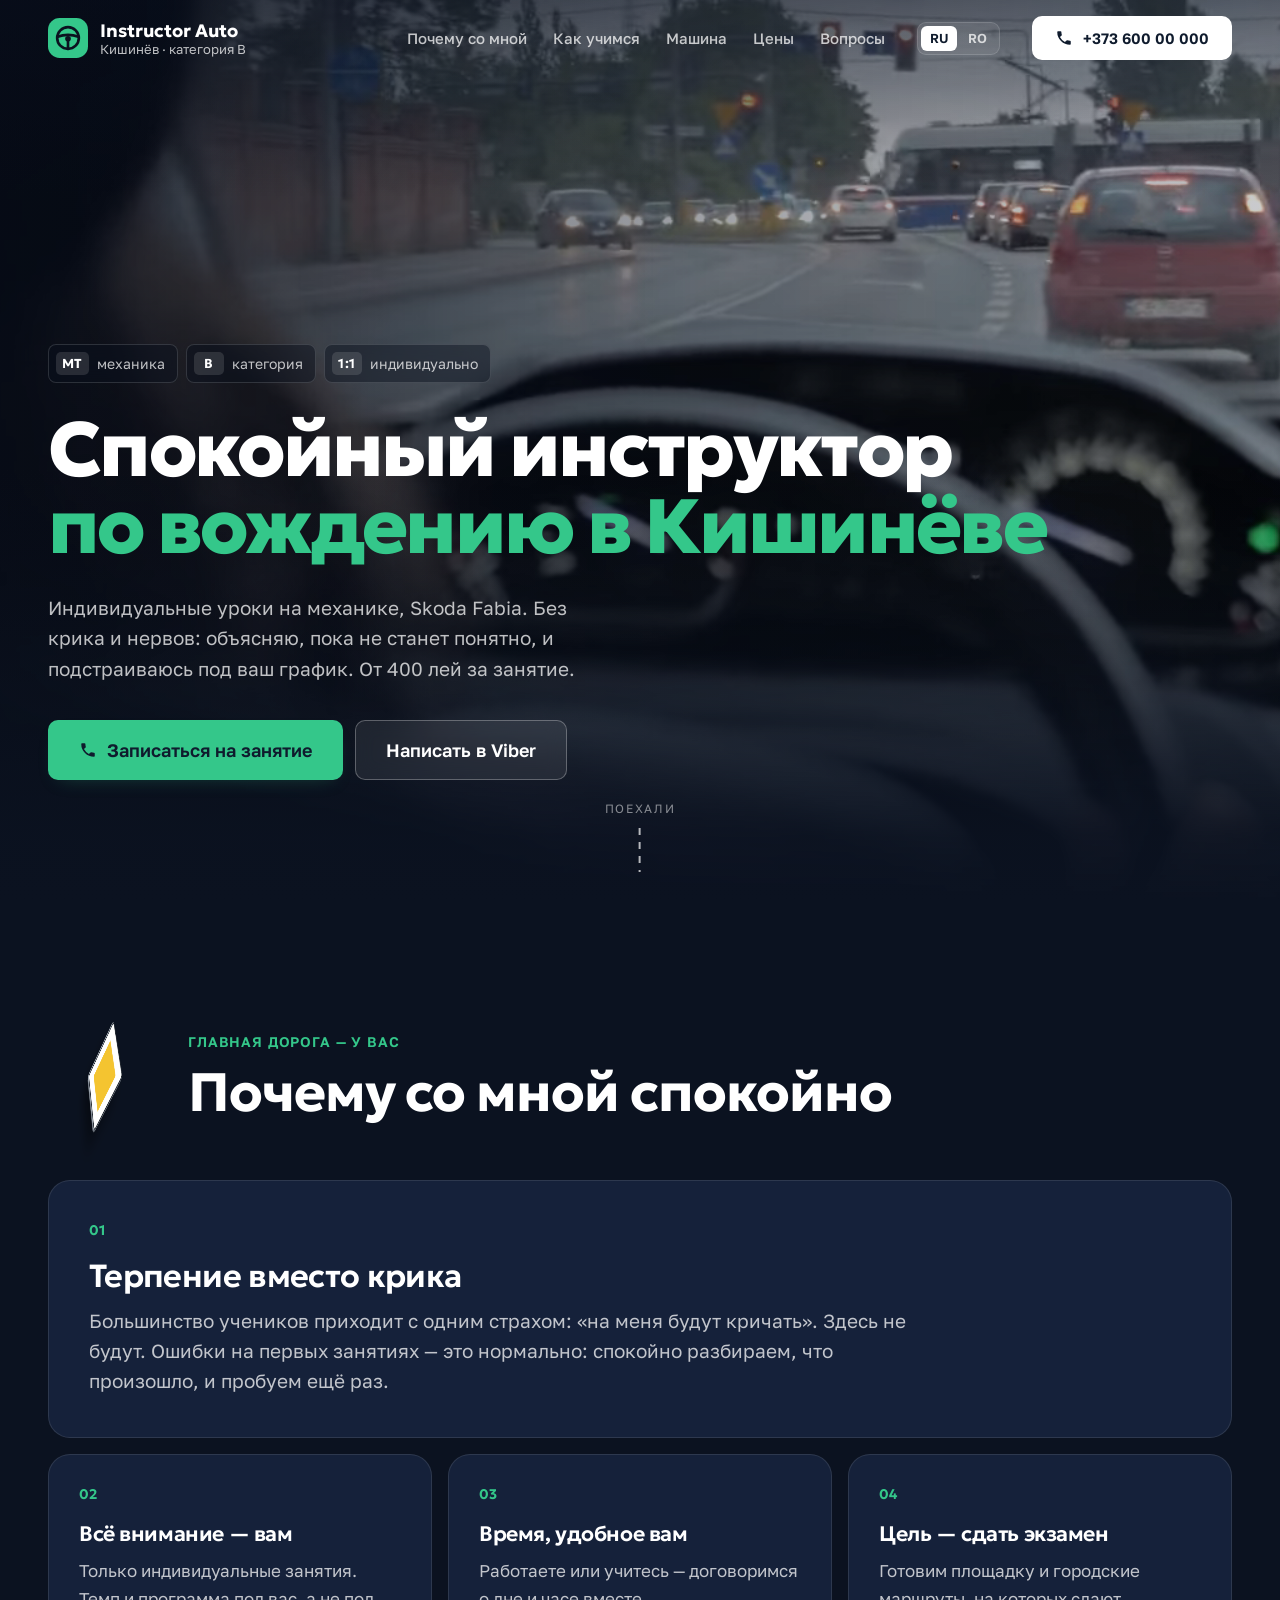
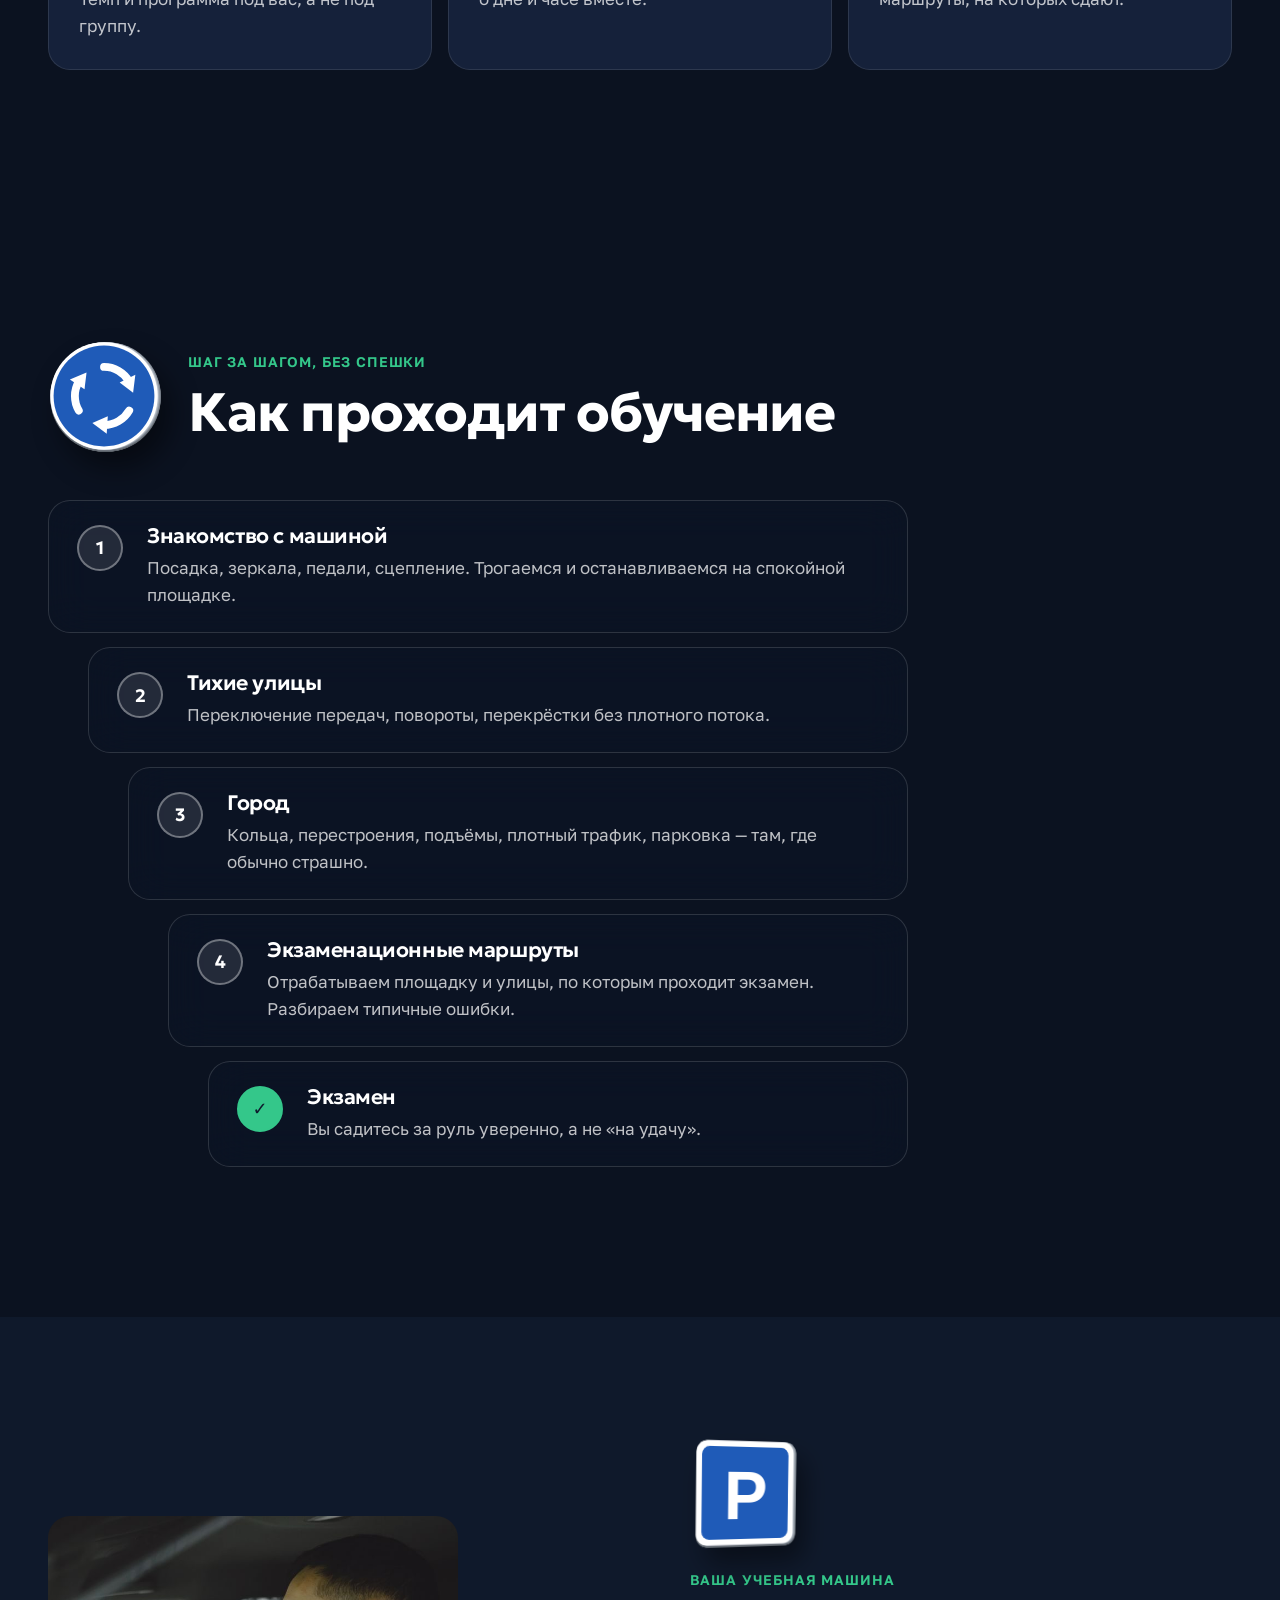
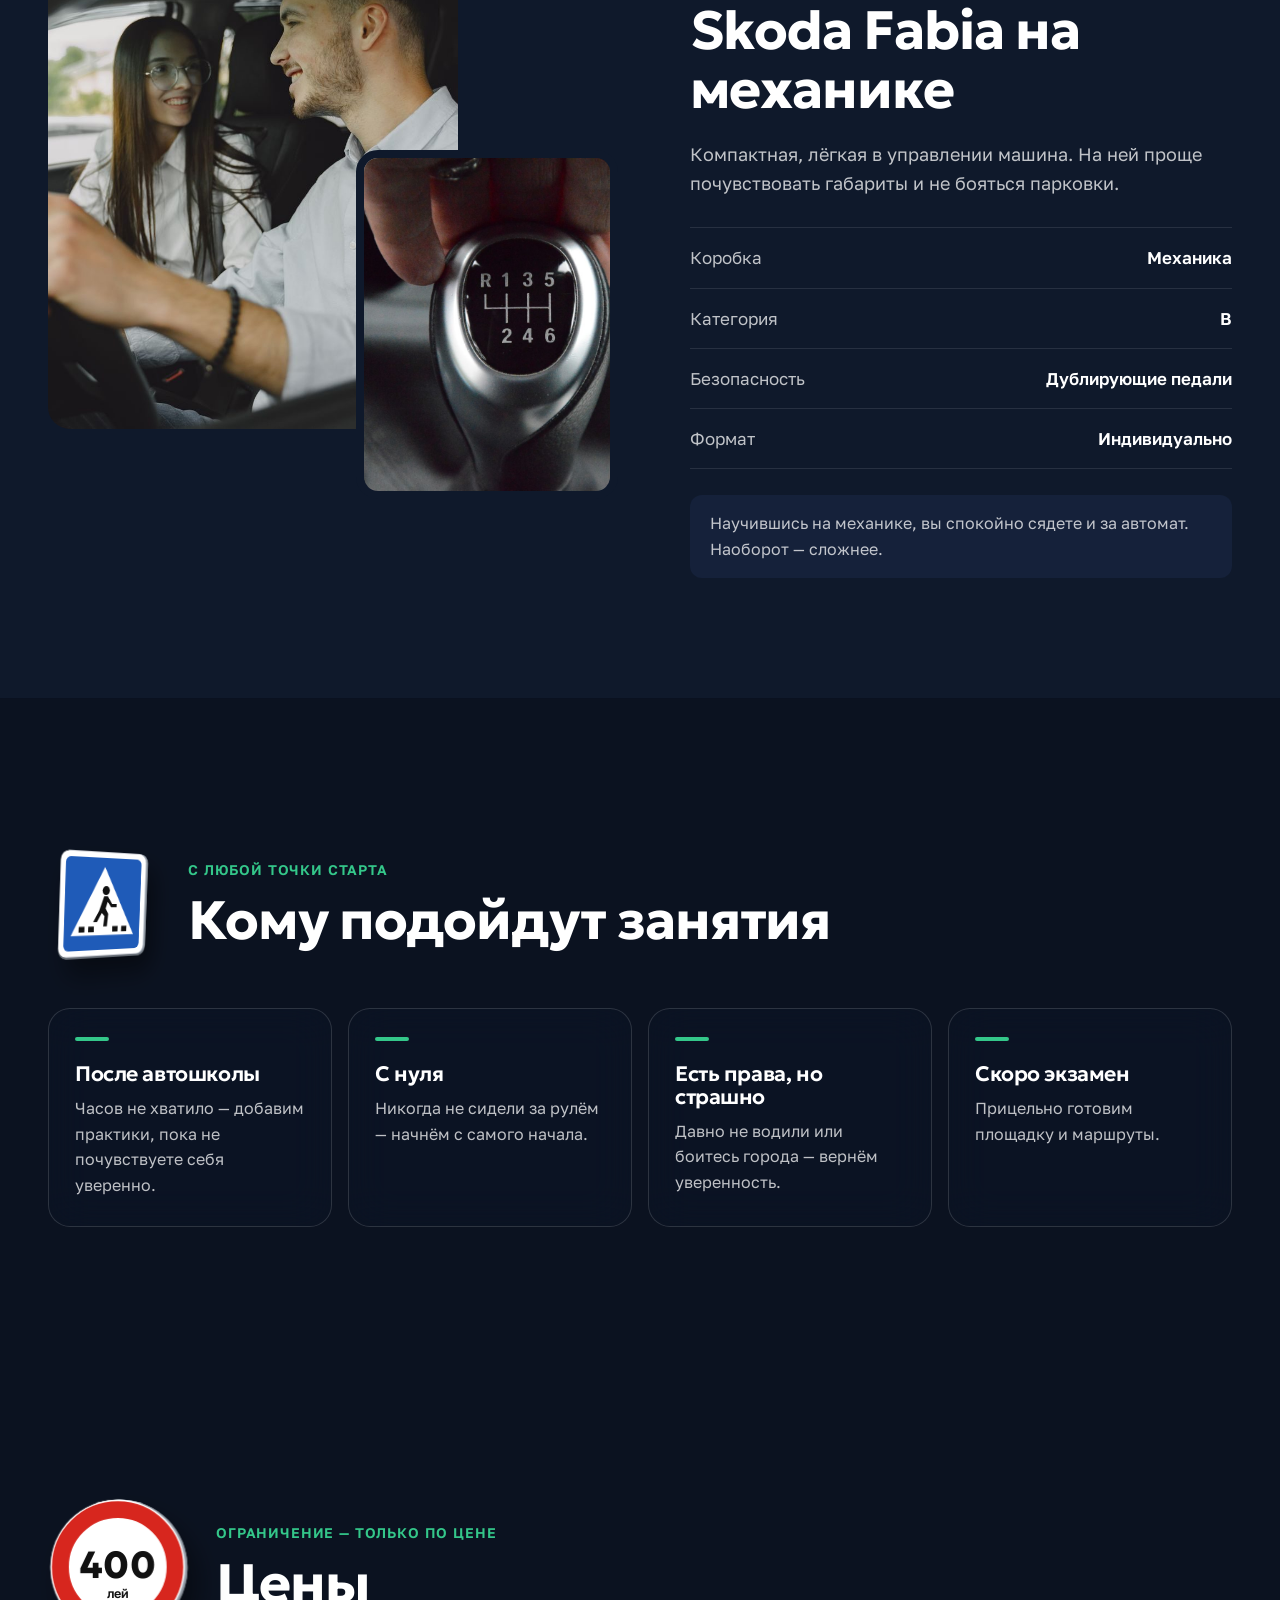
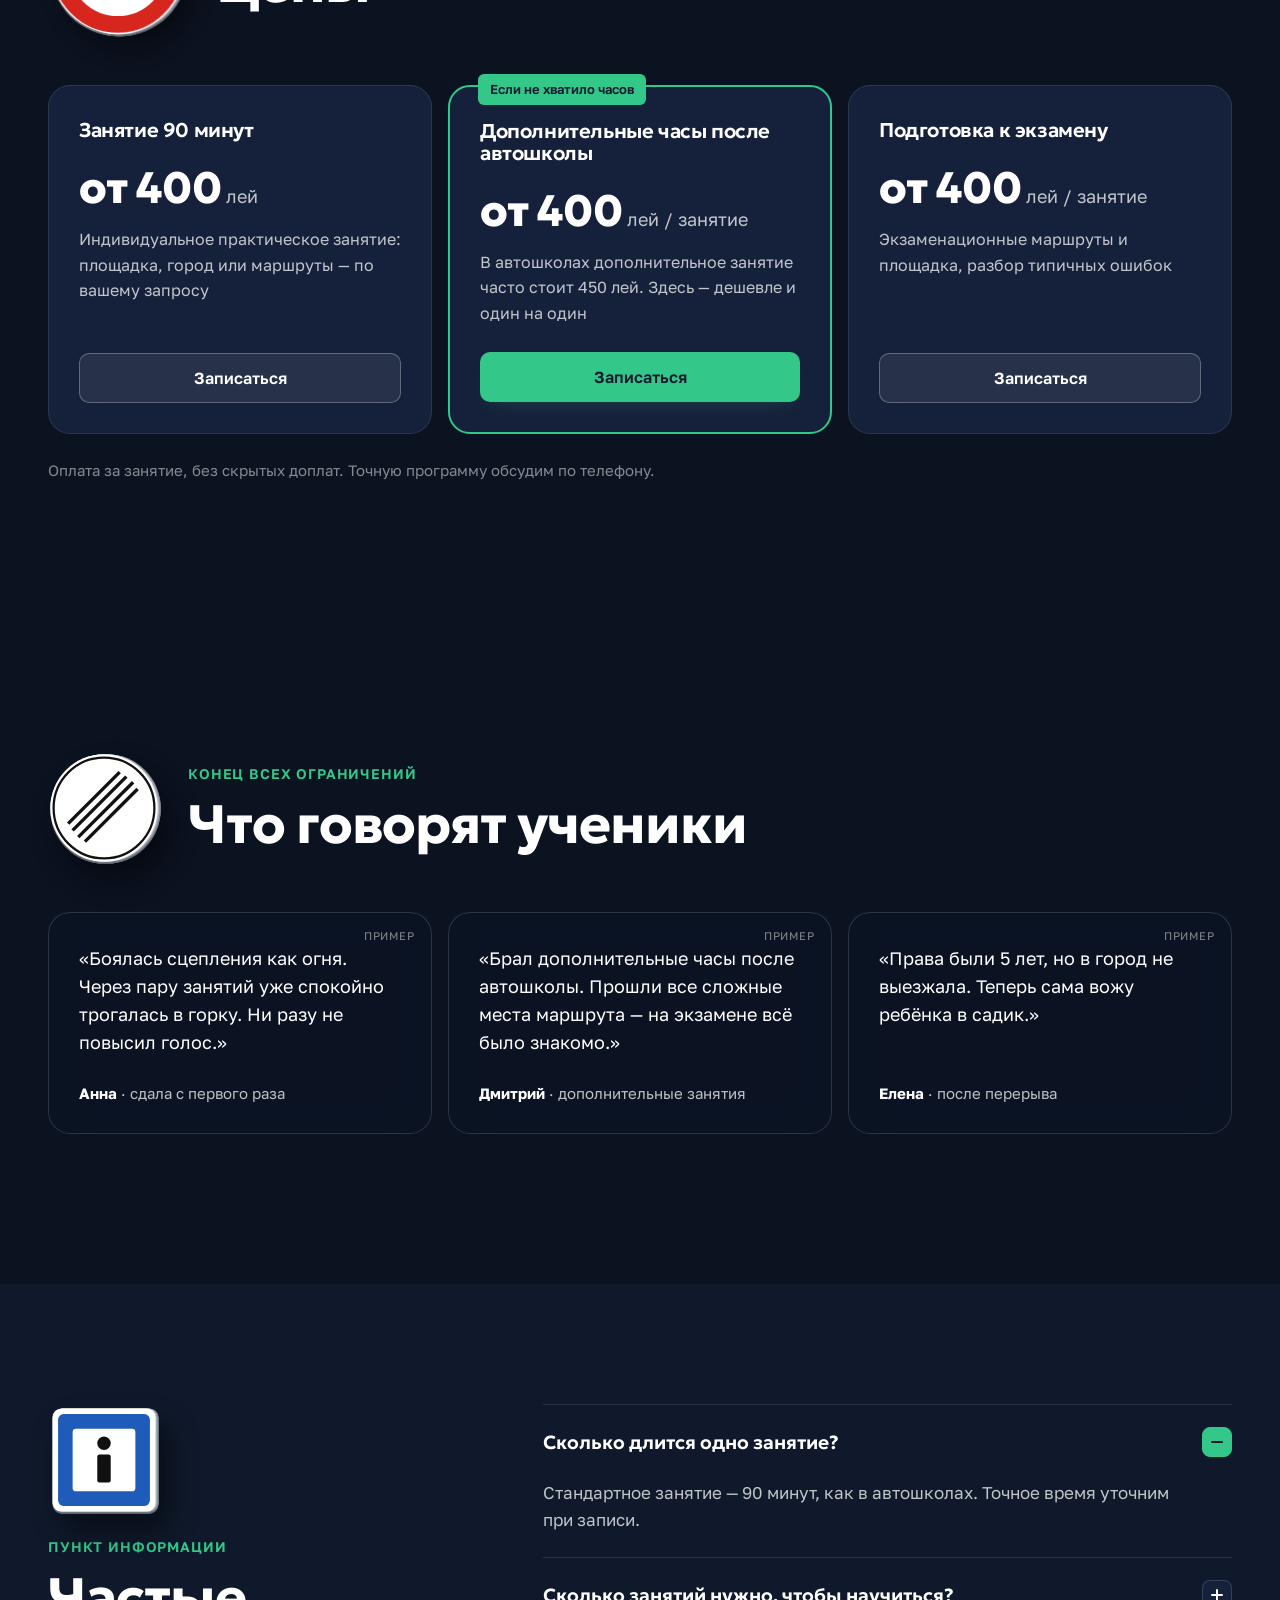
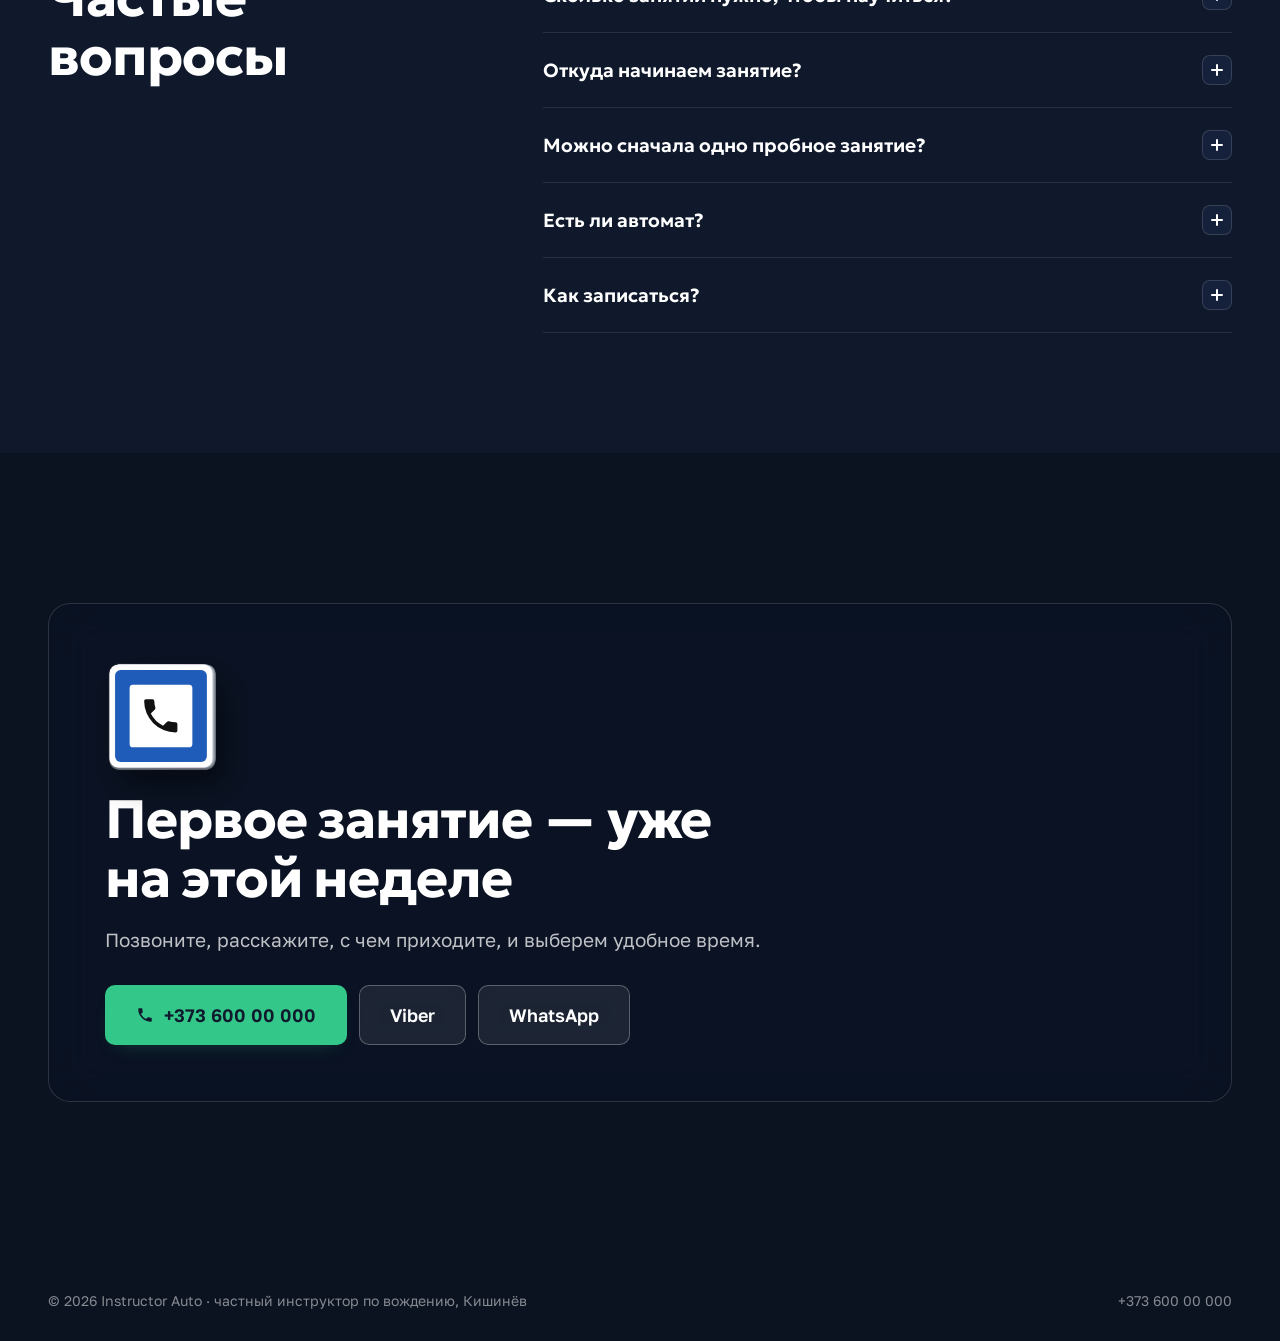
<file: index.html>
<!doctype html>
<html lang="ru">
<head>
  <meta charset="utf-8">
  <meta name="viewport" content="width=device-width, initial-scale=1, viewport-fit=cover">
  <meta name="robots" content="noindex, nofollow">
  <title>Спокойный автоинструктор в Кишинёве — механика, Skoda Fabia</title>
  <meta name="description" content="Индивидуальные уроки вождения в Кишинёве: категория B, механика, Skoda Fabia. Терпеливо, без крика, в удобное для вас время. От 400 лей за занятие.">
  <meta name="theme-color" content="#0B1220">
  <!-- Превью для Viber / Telegram / Facebook. Адрес сайта ПРЕДПОЛАГАЕМЫЙ — поменять, если зальём под другим именем -->
  <meta property="og:type" content="website">
  <meta property="og:title" content="Спокойный инструктор по вождению в Кишинёве">
  <meta property="og:description" content="Индивидуальные уроки на механике, Skoda Fabia. Без крика и нервов, в удобное время. От 400 лей за занятие.">
  <meta property="og:url" content="https://webonix-md.github.io/instructor/">
  <meta property="og:image" content="https://webonix-md.github.io/instructor/img/og/og-square-ru-2.jpg">
  <meta property="og:image:width" content="1200">
  <meta property="og:image:height" content="1200">
  <meta property="og:locale" content="ru_RU">
  <meta property="og:locale:alternate" content="ro_RO">
  <meta name="twitter:card" content="summary_large_image">
  <link rel="icon" href="img/logo/mark.svg" type="image/svg+xml">
  <link rel="alternate" hreflang="ru" href="index.html">
  <link rel="alternate" hreflang="ro" href="ro.html">
  <link rel="preconnect" href="https://fonts.googleapis.com">
  <link rel="preconnect" href="https://fonts.gstatic.com" crossorigin>
  <link href="https://fonts.googleapis.com/css2?family=Geologica:wght@400;500;600;700;800&family=Golos+Text:wght@400;500;600&display=swap" rel="stylesheet">
  <link rel="stylesheet" href="css/styles.css">
  <script>document.documentElement.classList.add('js')</script>
</head>
<body>

<!-- Дорожные знаки: рисуем один раз, используем через <use> -->
<svg width="0" height="0" style="position:absolute" aria-hidden="true">
  <defs>
    <!-- Главная дорога -->
    <symbol id="s-main" viewBox="0 0 100 100">
      <rect x="15" y="15" width="70" height="70" rx="4" transform="rotate(45 50 50)" fill="#fff" stroke="#1d232b" stroke-width="1.5"/>
      <rect x="27" y="27" width="46" height="46" rx="2" transform="rotate(45 50 50)" fill="#F4C430"/>
    </symbol>
    <!-- Круговое движение -->
    <symbol id="s-round" viewBox="0 0 100 100">
      <circle cx="50" cy="50" r="48" fill="#fff"/>
      <circle cx="50" cy="50" r="45" fill="#1F5BB8"/>
      <g id="s-round-arrow">
        <path d="M50 24 A26 26 0 0 1 72.5 37" fill="none" stroke="#fff" stroke-width="7" stroke-linecap="round"/>
        <path d="M78 31 L76 47 L64 38 Z" fill="#fff"/>
      </g>
      <use href="#s-round-arrow" transform="rotate(120 50 50)"/>
      <use href="#s-round-arrow" transform="rotate(240 50 50)"/>
    </symbol>
    <!-- Стоянка -->
    <symbol id="s-parking" viewBox="0 0 100 100">
      <rect x="4" y="4" width="92" height="92" rx="10" fill="#fff"/>
      <rect x="9" y="9" width="82" height="82" rx="7" fill="#1F5BB8"/>
      <text x="50" y="73" text-anchor="middle" font-family="Arial, sans-serif" font-weight="700" font-size="62" fill="#fff">P</text>
    </symbol>
    <!-- Пешеходный переход — «кому подходит»: для всех, кто идёт к правам -->
    <symbol id="s-cross" viewBox="0 0 100 100">
      <rect x="4" y="4" width="92" height="92" rx="8" fill="#fff"/>
      <rect x="9" y="9" width="82" height="82" rx="5" fill="#1F5BB8"/>
      <path d="M50 17 L84 78 H16 Z" fill="#fff"/>
      <g fill="#111">
        <circle cx="52" cy="38" r="4"/>
        <path d="M50 43 l-5 13 l-6 10 h4 l5 -8 l3 3 l-1 9 h4 l1 -11 l-3 -5 l2 -6 l4 5 h6 v-3 h-5 l-5 -7 z"/>
      </g>
      <g fill="#111"><rect x="24" y="70" width="6" height="5"/><rect x="34" y="70" width="6" height="5"/><rect x="60" y="70" width="6" height="5"/><rect x="70" y="70" width="6" height="5"/></g>
    </symbol>
    <!-- Ограничение скорости — у нас это цена -->
    <symbol id="s-400" viewBox="0 0 100 100">
      <circle cx="50" cy="50" r="48" fill="#fff"/>
      <circle cx="50" cy="50" r="41" fill="#fff" stroke="#D7261E" stroke-width="12"/>
      <text x="50" y="58" text-anchor="middle" font-family="Geologica, Arial, sans-serif" font-weight="800" font-size="27" fill="#111">400</text>
      <text x="50" y="72" text-anchor="middle" font-family="Golos Text, Arial, sans-serif" font-weight="600" font-size="9" fill="#111">лей</text>
    </symbol>
    <!-- Конец всех ограничений -->
    <symbol id="s-end" viewBox="0 0 100 100">
      <circle cx="50" cy="50" r="48" fill="#fff"/>
      <circle cx="50" cy="50" r="45" fill="#fff" stroke="#111" stroke-width="2"/>
      <g stroke="#111" stroke-width="3"><path d="M22 70 L70 22"/><path d="M27 76 L76 27"/><path d="M33 80 L80 33"/><path d="M18 64 L64 18"/></g>
    </symbol>
    <!-- Пункт информации -->
    <symbol id="s-info" viewBox="0 0 100 100">
      <rect x="4" y="4" width="92" height="92" rx="8" fill="#fff"/>
      <rect x="9" y="9" width="82" height="82" rx="5" fill="#1F5BB8"/>
      <rect x="22" y="22" width="56" height="56" rx="3" fill="#fff"/>
      <circle cx="50" cy="35" r="6" fill="#111"/>
      <rect x="44" y="45" width="12" height="25" rx="2" fill="#111"/>
    </symbol>
    <!-- Телефон -->
    <symbol id="s-phone" viewBox="0 0 100 100">
      <rect x="4" y="4" width="92" height="92" rx="8" fill="#fff"/>
      <rect x="9" y="9" width="82" height="82" rx="5" fill="#1F5BB8"/>
      <rect x="22" y="22" width="56" height="56" rx="3" fill="#fff"/>
      <path transform="translate(30 30) scale(1.65)" fill="#111" d="M6.6 10.8a15.1 15.1 0 0 0 6.6 6.6l2.2-2.2a1 1 0 0 1 1-.25 11.4 11.4 0 0 0 3.6.57 1 1 0 0 1 1 1V20a1 1 0 0 1-1 1A17 17 0 0 1 3 4a1 1 0 0 1 1-1h3.5a1 1 0 0 1 1 1c0 1.25.2 2.45.57 3.57a1 1 0 0 1-.25 1z"/>
    </symbol>
  </defs>
</svg>

<!-- «Маршрут» прокрутки справа (только на ПК) -->
<!-- <div class="trip" aria-hidden="true"><div class="trip__road"><i class="trip__car"></i></div></div> -->

<header class="top">
  <div class="wrap top__in">
    <a class="logo" href="#">
      <img src="img/logo/mark.svg" alt="" width="40" height="40">
      <span><b>Instructor Auto</b><small>Кишинёв · категория B</small></span>
    </a>
    <nav class="nav" id="nav">
      <a href="#why">Почему со мной</a>
      <a href="#route">Как учимся</a>
      <a href="#car">Машина</a>
      <a href="#price">Цены</a>
      <a href="#faq">Вопросы</a>
    </nav>
    <div class="lang"><a href="index.html" aria-current="page">RU</a><a href="ro.html" hreflang="ro" lang="ro">RO</a></div>
    <a class="btn btn--light top__call" data-tel><span class="ico-phone"></span><span data-text="phone"></span></a>
    <button class="burger" id="burger" aria-label="Меню" aria-expanded="false"><i></i><i></i></button>
  </div>
</header>

<main>

  <!-- 1. ГЛАВНЫЙ ЭКРАН: видео из салона, внизу тает в фон -->
  <section class="hero">
    <div class="hero__media" aria-hidden="true">
      <video autoplay muted loop playsinline preload="auto" poster="video/drive-poster.jpg">
        <source src="video/drive.webm" type="video/webm">
        <source src="video/drive.mp4" type="video/mp4">
      </video>
    </div>
    <div class="wrap hero__in">
      <div class="hud reveal">
        <span><b>MT</b> механика</span>
        <span><b>B</b> категория</span>
        <span><b>1:1</b> индивидуально</span>
      </div>
      <!-- Прежний заголовок: «Сядьте за руль. / Страшно будет недолго.» -->
      <h1 class="hero__title reveal">
        <span>Спокойный инструктор</span>
        <span class="hero__accent">по вождению в&nbsp;Кишинёве</span>
      </h1>
      <p class="hero__lead reveal">Индивидуальные уроки на механике, Skoda Fabia. Без крика и нервов: объясняю, пока не станет понятно, и подстраиваюсь под ваш график. От <span data-text="priceFrom"></span> лей за занятие.</p>
      <div class="hero__cta reveal">
        <a class="btn btn--sign btn--lg" data-tel><span class="ico-phone"></span>Записаться на занятие</a>
        <a class="btn btn--glass btn--lg" data-viber>Написать в Viber</a>
      </div>
    </div>
    <a class="go" href="#why"><span>Поехали</span><i></i></a>
  </section>

  <!-- 2. ПОЧЕМУ СО МНОЙ (сплошной фон) -->
  <section class="sec" id="why">
    <div class="wrap">
      <div class="head reveal">
        <div class="sign" data-sign><svg><use href="#s-main"/></svg></div>
        <div>
          <p class="head__kicker">Главная дорога — у вас</p>
          <h2>Почему со мной спокойно</h2>
        </div>
      </div>
      <div class="cards">
        <article class="card card--wide reveal">
          <span class="card__n">01</span>
          <h3>Терпение вместо крика</h3>
          <p>Большинство учеников приходит с одним страхом: «на меня будут кричать». Здесь не будут. Ошибки на первых занятиях — это нормально: спокойно разбираем, что произошло, и пробуем ещё раз.</p>
        </article>
        <article class="card reveal">
          <span class="card__n">02</span>
          <h3>Всё внимание — вам</h3>
          <p>Только индивидуальные занятия. Темп и программа под вас, а не под группу.</p>
        </article>
        <article class="card reveal">
          <span class="card__n">03</span>
          <h3>Время, удобное вам</h3>
          <p>Работаете или учитесь — договоримся о дне и часе вместе.</p>
        </article>
        <article class="card reveal">
          <span class="card__n">04</span>
          <h3>Цель — сдать экзамен</h3>
          <p>Готовим площадку и городские маршруты, на которых сдают.</p>
        </article>
      </div>
    </div>
  </section>

  <!-- 3. КАК УЧИМСЯ (дорога «в окне») -->
  <section class="sec sec--road" id="route">
    <div class="road-media" aria-hidden="true">
      <video autoplay muted loop playsinline preload="none" poster="video/drive-poster.jpg">
        <source src="video/drive.webm" type="video/webm">
        <source src="video/drive.mp4" type="video/mp4">
      </video>
    </div>
    <div class="wrap">
      <div class="head reveal">
        <div class="sign" data-sign><svg><use href="#s-round"/></svg></div>
        <div>
          <p class="head__kicker">Шаг за шагом, без спешки</p>
          <h2>Как проходит обучение</h2>
        </div>
      </div>
      <ol class="steps">
        <li class="glass reveal"><b>1</b><div><h3>Знакомство с машиной</h3><p>Посадка, зеркала, педали, сцепление. Трогаемся и останавливаемся на спокойной площадке.</p></div></li>
        <li class="glass reveal"><b>2</b><div><h3>Тихие улицы</h3><p>Переключение передач, повороты, перекрёстки без плотного потока.</p></div></li>
        <li class="glass reveal"><b>3</b><div><h3>Город</h3><p>Кольца, перестроения, подъёмы, плотный трафик, парковка — там, где обычно страшно.</p></div></li>
        <li class="glass reveal"><b>4</b><div><h3>Экзаменационные маршруты</h3><p>Отрабатываем площадку и улицы, по которым проходит экзамен. Разбираем типичные ошибки.</p></div></li>
        <li class="glass reveal steps__finish"><b>✓</b><div><h3>Экзамен</h3><p>Вы садитесь за руль уверенно, а не «на удачу».</p></div></li>
      </ol>
    </div>
  </section>

  <!-- 4. МАШИНА (сплошной фон) -->
  <section class="sec sec--alt" id="car">
    <div class="wrap car">
      <div class="car__photos reveal">
        <img class="car__p1" src="img/stock/lesson.jpg" alt="Занятие по вождению: ученик за рулём, рядом инструктор" loading="lazy">
        <img class="car__p2" src="img/stock/gear.jpg" alt="Рычаг механической коробки передач" loading="lazy">
      </div>
      <div class="car__text">
        <div class="head head--stack reveal">
          <div class="sign" data-sign><svg><use href="#s-parking"/></svg></div>
          <div>
            <p class="head__kicker">Ваша учебная машина</p>
            <h2>Skoda Fabia на механике</h2>
          </div>
        </div>
        <p class="car__lead reveal">Компактная, лёгкая в управлении машина. На ней проще почувствовать габариты и не бояться парковки.</p>
        <ul class="specs reveal">
          <li><span>Коробка</span><b>Механика</b></li>
          <li><span>Категория</span><b>B</b></li>
          <li><span>Безопасность</span><b>Дублирующие педали</b></li>
          <li><span>Формат</span><b>Индивидуально</b></li>
        </ul>
        <p class="note reveal">Научившись на механике, вы спокойно сядете и за автомат. Наоборот — сложнее.</p>
      </div>
    </div>
  </section>

  <!-- 5. КОМУ ПОДХОДИТ (дорога «в окне») -->
  <section class="sec sec--road">
    <div class="road-media" aria-hidden="true">
      <video autoplay muted loop playsinline preload="none" poster="video/drive-poster.jpg">
        <source src="video/drive.webm" type="video/webm">
        <source src="video/drive.mp4" type="video/mp4">
      </video>
    </div>
    <div class="wrap">
      <div class="head reveal">
        <div class="sign" data-sign><svg><use href="#s-cross"/></svg></div>
        <div>
          <p class="head__kicker">С любой точки старта</p>
          <h2>Кому подойдут занятия</h2>
        </div>
      </div>
      <div class="who">
        <div class="glass who__item reveal"><h3>После автошколы</h3><p>Часов не хватило — добавим практики, пока не почувствуете себя уверенно.</p></div>
        <div class="glass who__item reveal"><h3>С нуля</h3><p>Никогда не сидели за рулём — начнём с самого начала.</p></div>
        <div class="glass who__item reveal"><h3>Есть права, но страшно</h3><p>Давно не водили или боитесь города — вернём уверенность.</p></div>
        <div class="glass who__item reveal"><h3>Скоро экзамен</h3><p>Прицельно готовим площадку и маршруты.</p></div>
      </div>
    </div>
  </section>

  <!-- 6. ЦЕНЫ (сплошной фон) -->
  <section class="sec" id="price">
    <div class="wrap">
      <div class="head reveal">
        <div class="sign sign--big" data-sign><svg><use href="#s-400"/></svg></div>
        <div>
          <p class="head__kicker">Ограничение — только по цене</p>
          <h2>Цены</h2>
        </div>
      </div>
      <div class="prices" id="prices"></div>
      <p class="prices__note reveal">Оплата за занятие, без скрытых доплат. Точную программу обсудим по телефону.</p>
    </div>
  </section>

  <!-- 7. ОТЗЫВЫ (дорога «в окне») -->
  <section class="sec sec--road">
    <div class="road-media" aria-hidden="true">
      <video autoplay muted loop playsinline preload="none" poster="video/drive-poster.jpg">
        <source src="video/drive.webm" type="video/webm">
        <source src="video/drive.mp4" type="video/mp4">
      </video>
    </div>
    <div class="wrap">
      <div class="head reveal">
        <div class="sign" data-sign><svg><use href="#s-end"/></svg></div>
        <div>
          <p class="head__kicker">Конец всех ограничений</p>
          <h2>Что говорят ученики</h2>
        </div>
      </div>
      <div class="reviews">
        <figure class="glass review reveal">
          <span class="review__demo">пример</span>
          <blockquote>Боялась сцепления как огня. Через пару занятий уже спокойно трогалась в горку. Ни разу не повысил голос.</blockquote>
          <figcaption><b>Анна</b> · сдала с первого раза</figcaption>
        </figure>
        <figure class="glass review reveal">
          <span class="review__demo">пример</span>
          <blockquote>Брал дополнительные часы после автошколы. Прошли все сложные места маршрута — на экзамене всё было знакомо.</blockquote>
          <figcaption><b>Дмитрий</b> · дополнительные занятия</figcaption>
        </figure>
        <figure class="glass review reveal">
          <span class="review__demo">пример</span>
          <blockquote>Права были 5 лет, но в город не выезжала. Теперь сама вожу ребёнка в садик.</blockquote>
          <figcaption><b>Елена</b> · после перерыва</figcaption>
        </figure>
      </div>
    </div>
  </section>

  <!-- 8. ВОПРОСЫ (сплошной фон) -->
  <section class="sec sec--alt" id="faq">
    <div class="wrap faq-wrap">
      <div class="head head--stack reveal">
        <div class="sign" data-sign><svg><use href="#s-info"/></svg></div>
        <div>
          <p class="head__kicker">Пункт информации</p>
          <h2>Частые вопросы</h2>
        </div>
      </div>
      <div class="faq reveal">
        <details open>
          <summary>Сколько длится одно занятие?</summary>
          <p>Стандартное занятие — 90 минут, как в автошколах. Точное время уточним при записи.</p>
        </details>
        <details>
          <summary>Сколько занятий нужно, чтобы научиться?</summary>
          <p>Зависит от того, с чем вы приходите. После первого занятия скажу честно, сколько понадобится именно вам.</p>
        </details>
        <details>
          <summary>Откуда начинаем занятие?</summary>
          <p>Место встречи договариваемся по телефону — так, чтобы вам было удобно добираться.</p>
        </details>
        <details>
          <summary>Можно сначала одно пробное занятие?</summary>
          <p>Да. Возьмите одно занятие — посмотрите, подходит ли вам такой формат, и только потом решайте.</p>
        </details>
        <details>
          <summary>Есть ли автомат?</summary>
          <p>Нет, занятия только на механике. Зато после неё автомат осваивается за один вечер.</p>
        </details>
        <details>
          <summary>Как записаться?</summary>
          <p>Позвоните или напишите в Viber/WhatsApp — подберём первый день и время.</p>
        </details>
      </div>
    </div>
  </section>

  <!-- 9. ФИНАЛ (дорога «в окне») -->
  <section class="sec sec--road sec--final">
    <div class="road-media" aria-hidden="true">
      <video autoplay muted loop playsinline preload="none" poster="video/drive-poster.jpg">
        <source src="video/drive.webm" type="video/webm">
        <source src="video/drive.mp4" type="video/mp4">
      </video>
    </div>
    <div class="wrap">
      <div class="glass final reveal">
        <div class="sign" data-sign><svg><use href="#s-phone"/></svg></div>
        <h2>Первое занятие — уже на&nbsp;этой неделе</h2>
        <p>Позвоните, расскажите, с чем приходите, и выберем удобное время.</p>
        <div class="final__cta">
          <a class="btn btn--sign btn--lg" data-tel><span class="ico-phone"></span><span data-text="phone"></span></a>
          <a class="btn btn--glass btn--lg" data-viber>Viber</a>
          <a class="btn btn--glass btn--lg" data-whatsapp>WhatsApp</a>
        </div>
      </div>
    </div>
  </section>

</main>

<footer class="foot">
  <div class="wrap foot__in">
    <span>© <span id="year"></span> Instructor Auto · частный инструктор по вождению, Кишинёв</span>
    <a data-tel><span data-text="phone"></span></a>
  </div>
</footer>

<div class="sticky-call">
  <a class="btn btn--sign" data-tel><span class="ico-phone"></span>Позвонить</a>
  <a class="btn btn--glass" data-viber>Viber</a>
</div>

<script src="js/site-data.js"></script>
<script src="js/main.js"></script>
<script src="js/motion.js"></script>
</body>
</html>
</file>
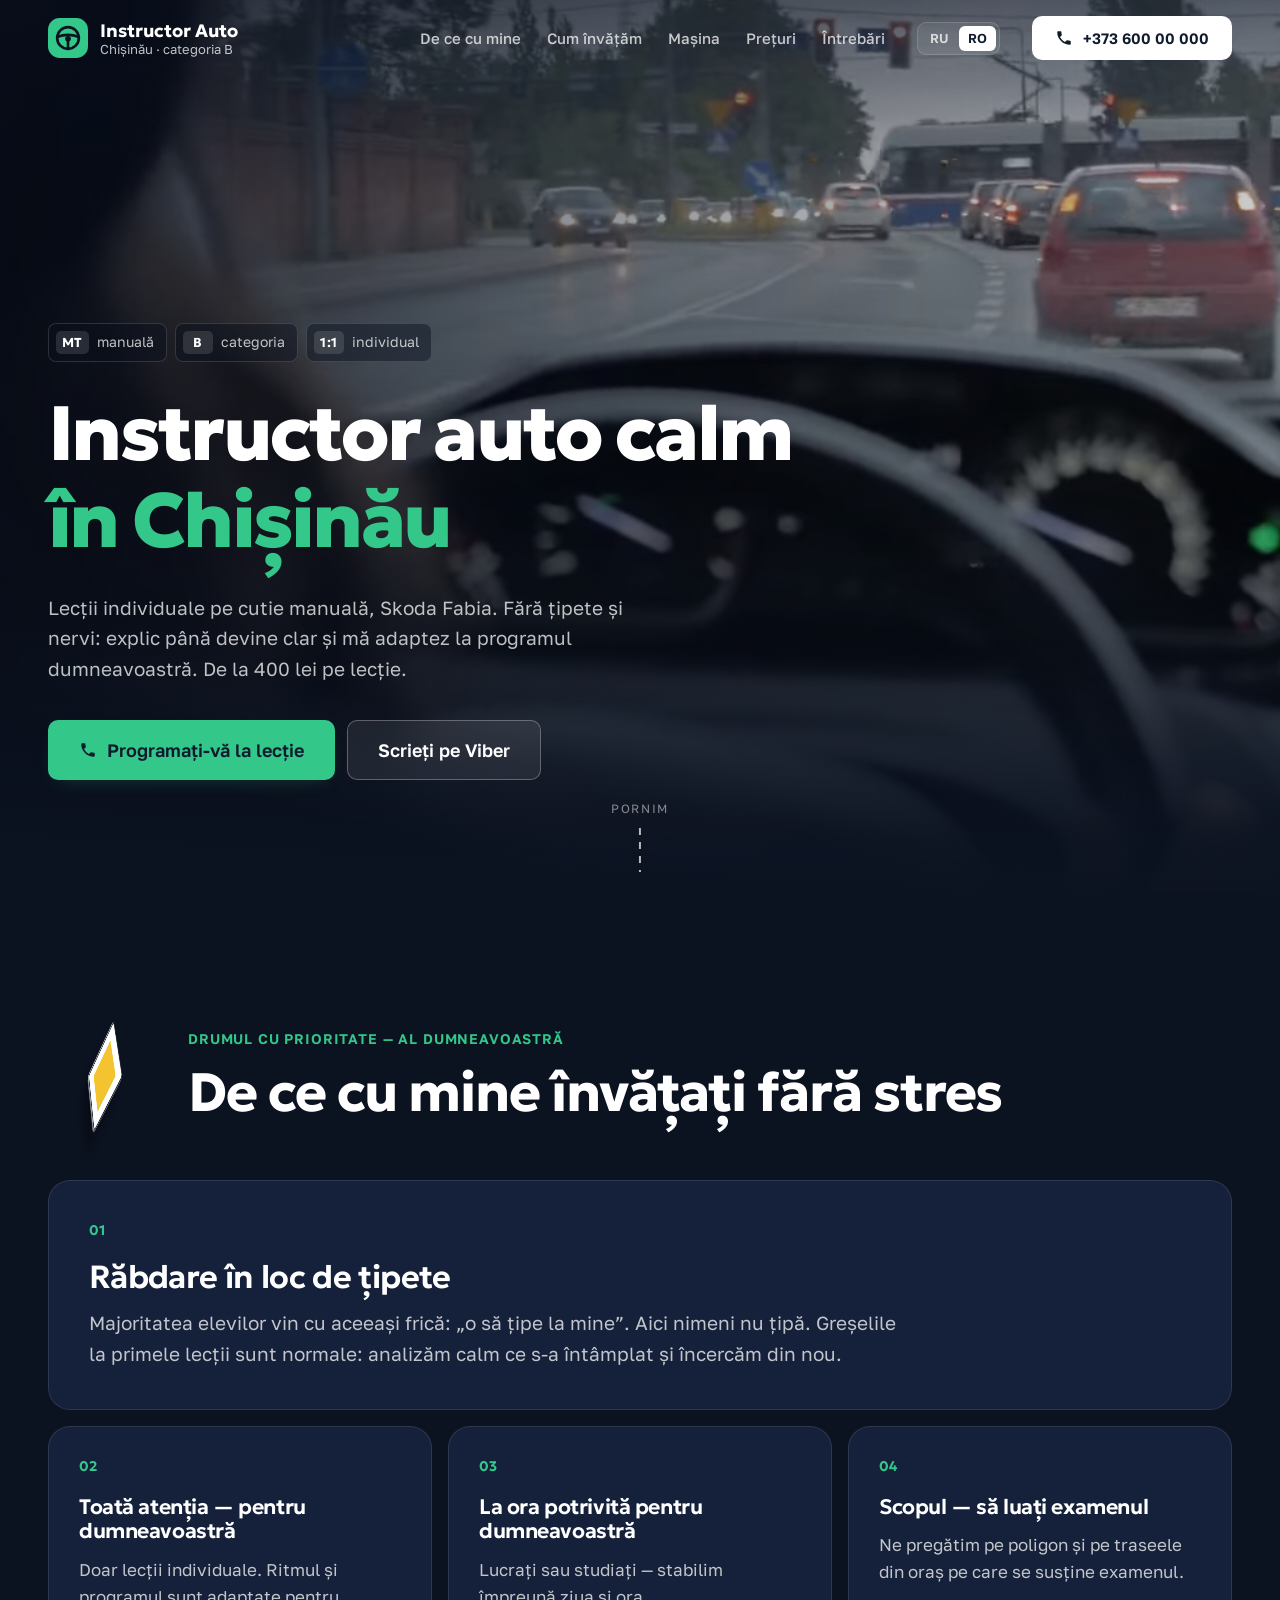
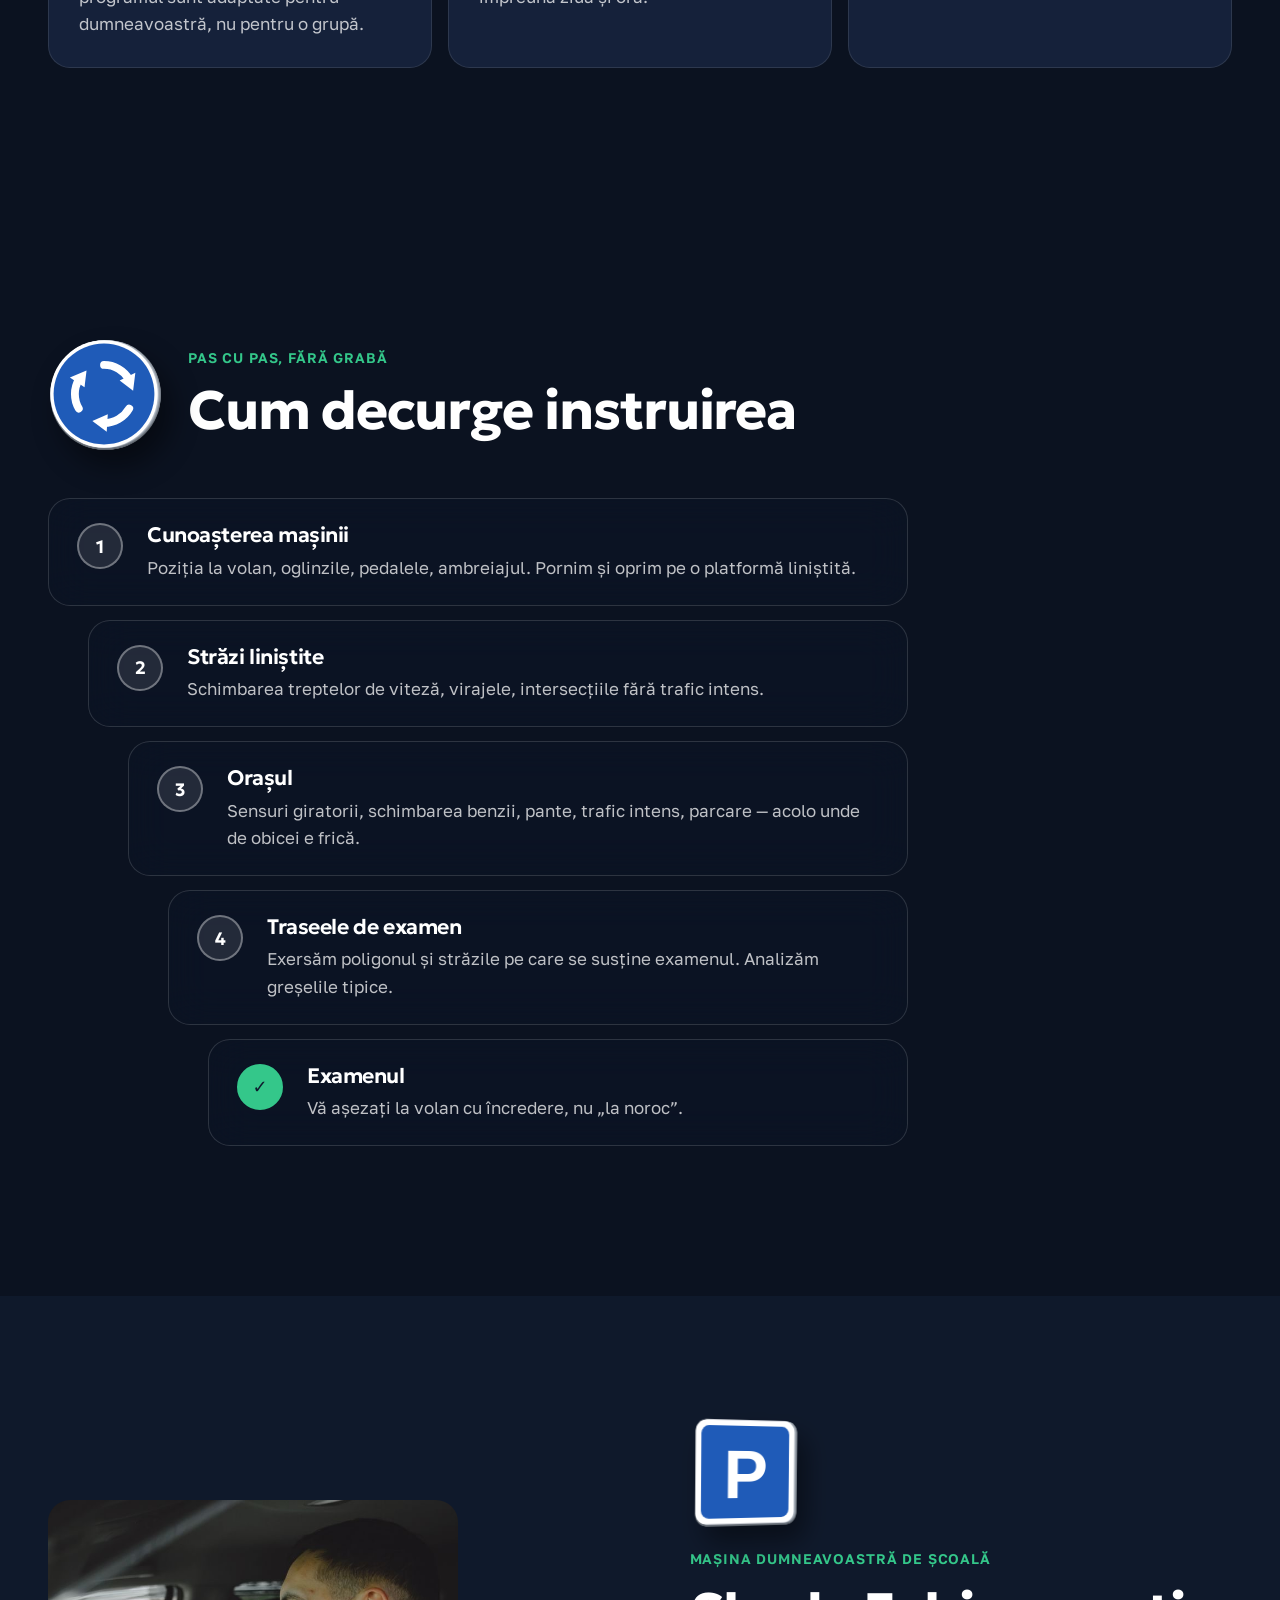
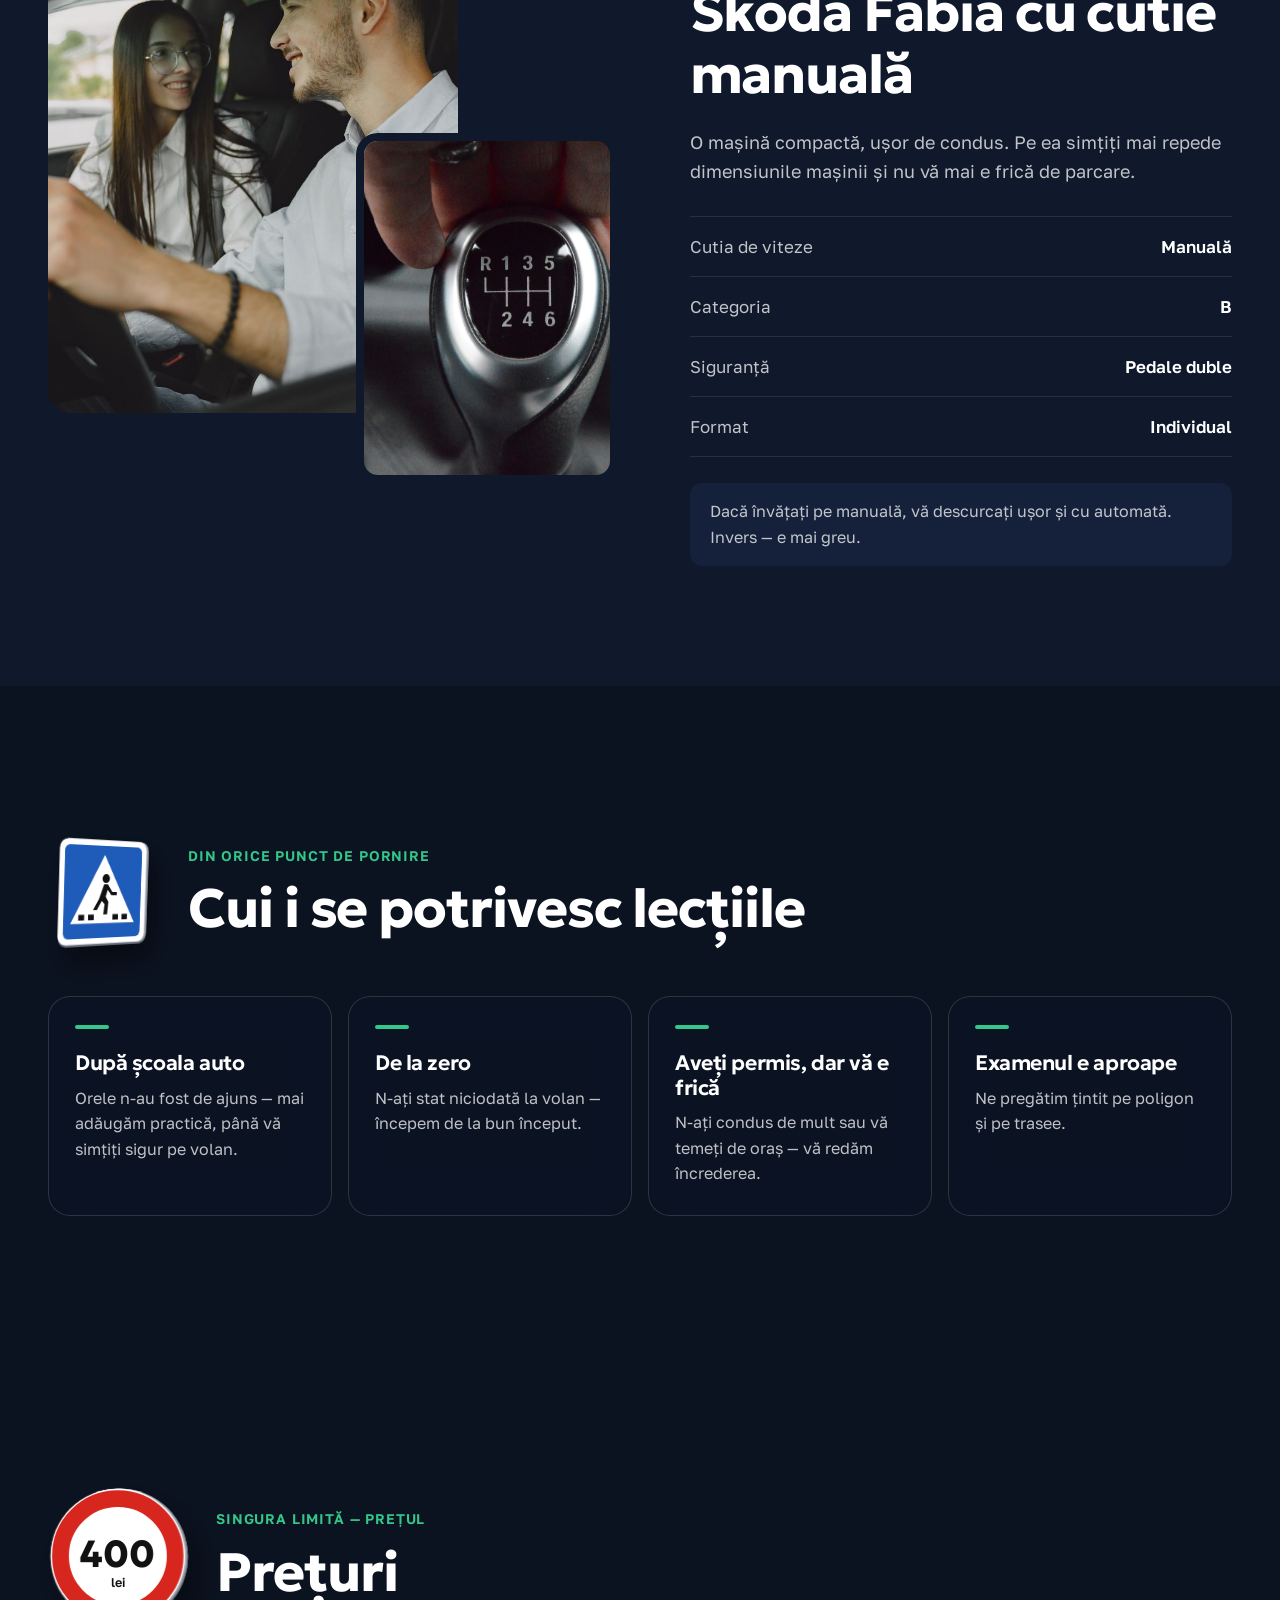
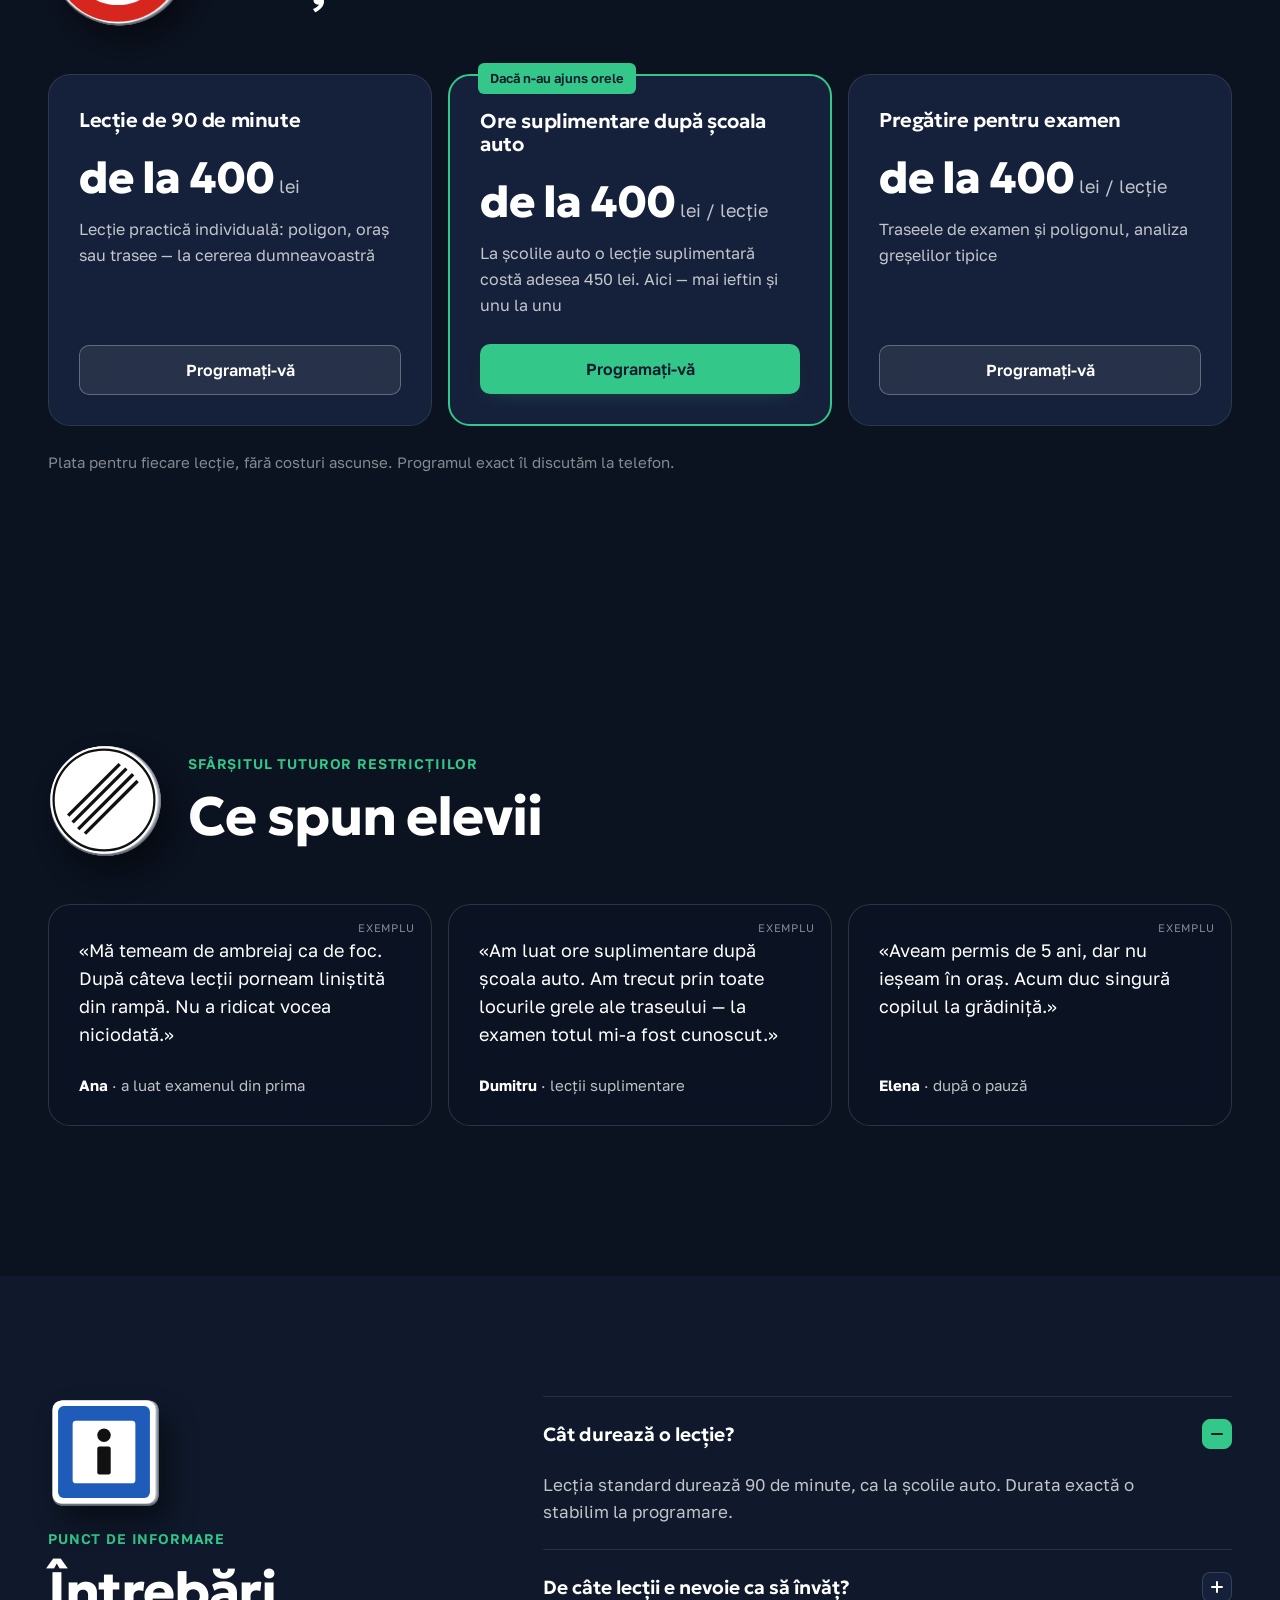
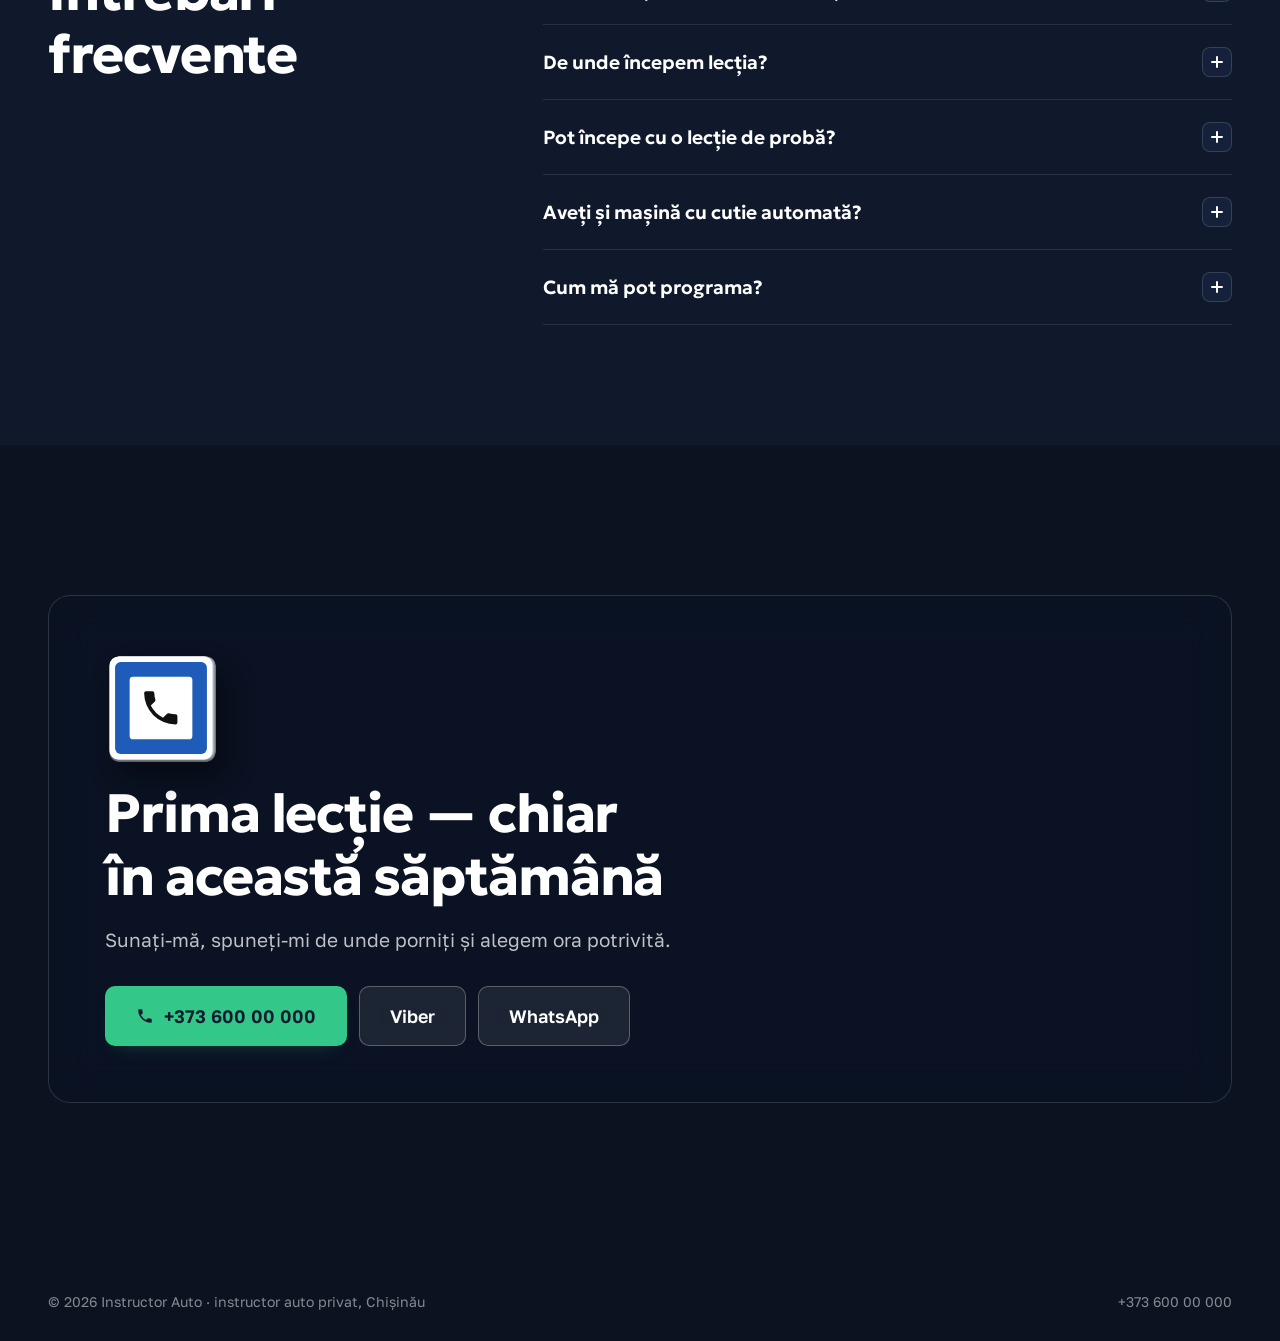
<file: ro.html>
<!doctype html>
<html lang="ro">
<head>
  <meta charset="utf-8">
  <meta name="viewport" content="width=device-width, initial-scale=1, viewport-fit=cover">
  <meta name="robots" content="noindex, nofollow">
  <title>Instructor auto calm în Chișinău — cutie manuală, Skoda Fabia</title>
  <meta name="description" content="Lecții individuale de conducere în Chișinău: categoria B, cutie manuală, Skoda Fabia. Cu răbdare, fără țipete, la ora potrivită pentru dumneavoastră. De la 400 lei pe lecție.">
  <meta name="theme-color" content="#0B1220">
  <!-- Previzualizare Viber / Telegram / Facebook. Adresa site-ului e PRESUPUSĂ -->
  <meta property="og:type" content="website">
  <meta property="og:title" content="Instructor auto calm în Chișinău">
  <meta property="og:description" content="Lecții individuale pe cutie manuală, Skoda Fabia. Fără țipete și nervi, la ora potrivită. De la 400 lei pe lecție.">
  <meta property="og:url" content="https://webonix-md.github.io/instructor/ro.html">
  <meta property="og:image" content="https://webonix-md.github.io/instructor/img/og/og-square-ro-2.jpg">
  <meta property="og:image:width" content="1200">
  <meta property="og:image:height" content="1200">
  <meta property="og:locale" content="ro_RO">
  <meta property="og:locale:alternate" content="ru_RU">
  <meta name="twitter:card" content="summary_large_image">
  <link rel="icon" href="img/logo/mark.svg" type="image/svg+xml">
  <link rel="alternate" hreflang="ru" href="index.html">
  <link rel="alternate" hreflang="ro" href="ro.html">
  <link rel="preconnect" href="https://fonts.googleapis.com">
  <link rel="preconnect" href="https://fonts.gstatic.com" crossorigin>
  <link href="https://fonts.googleapis.com/css2?family=Geologica:wght@400;500;600;700;800&family=Golos+Text:wght@400;500;600&display=swap" rel="stylesheet">
  <link rel="stylesheet" href="css/styles.css">
  <script>document.documentElement.classList.add('js')</script>
</head>
<body>

<!-- Дорожные знаки: рисуем один раз, используем через <use> -->
<svg width="0" height="0" style="position:absolute" aria-hidden="true">
  <defs>
    <!-- Главная дорога -->
    <symbol id="s-main" viewBox="0 0 100 100">
      <rect x="15" y="15" width="70" height="70" rx="4" transform="rotate(45 50 50)" fill="#fff" stroke="#1d232b" stroke-width="1.5"/>
      <rect x="27" y="27" width="46" height="46" rx="2" transform="rotate(45 50 50)" fill="#F4C430"/>
    </symbol>
    <!-- Круговое движение -->
    <symbol id="s-round" viewBox="0 0 100 100">
      <circle cx="50" cy="50" r="48" fill="#fff"/>
      <circle cx="50" cy="50" r="45" fill="#1F5BB8"/>
      <g id="s-round-arrow">
        <path d="M50 24 A26 26 0 0 1 72.5 37" fill="none" stroke="#fff" stroke-width="7" stroke-linecap="round"/>
        <path d="M78 31 L76 47 L64 38 Z" fill="#fff"/>
      </g>
      <use href="#s-round-arrow" transform="rotate(120 50 50)"/>
      <use href="#s-round-arrow" transform="rotate(240 50 50)"/>
    </symbol>
    <!-- Стоянка -->
    <symbol id="s-parking" viewBox="0 0 100 100">
      <rect x="4" y="4" width="92" height="92" rx="10" fill="#fff"/>
      <rect x="9" y="9" width="82" height="82" rx="7" fill="#1F5BB8"/>
      <text x="50" y="73" text-anchor="middle" font-family="Arial, sans-serif" font-weight="700" font-size="62" fill="#fff">P</text>
    </symbol>
    <!-- Пешеходный переход — «кому подходит»: для всех, кто идёт к правам -->
    <symbol id="s-cross" viewBox="0 0 100 100">
      <rect x="4" y="4" width="92" height="92" rx="8" fill="#fff"/>
      <rect x="9" y="9" width="82" height="82" rx="5" fill="#1F5BB8"/>
      <path d="M50 17 L84 78 H16 Z" fill="#fff"/>
      <g fill="#111">
        <circle cx="52" cy="38" r="4"/>
        <path d="M50 43 l-5 13 l-6 10 h4 l5 -8 l3 3 l-1 9 h4 l1 -11 l-3 -5 l2 -6 l4 5 h6 v-3 h-5 l-5 -7 z"/>
      </g>
      <g fill="#111"><rect x="24" y="70" width="6" height="5"/><rect x="34" y="70" width="6" height="5"/><rect x="60" y="70" width="6" height="5"/><rect x="70" y="70" width="6" height="5"/></g>
    </symbol>
    <!-- Ограничение скорости — у нас это цена -->
    <symbol id="s-400" viewBox="0 0 100 100">
      <circle cx="50" cy="50" r="48" fill="#fff"/>
      <circle cx="50" cy="50" r="41" fill="#fff" stroke="#D7261E" stroke-width="12"/>
      <text x="50" y="58" text-anchor="middle" font-family="Geologica, Arial, sans-serif" font-weight="800" font-size="27" fill="#111">400</text>
      <text x="50" y="72" text-anchor="middle" font-family="Golos Text, Arial, sans-serif" font-weight="600" font-size="9" fill="#111">lei</text>
    </symbol>
    <!-- Конец всех ограничений -->
    <symbol id="s-end" viewBox="0 0 100 100">
      <circle cx="50" cy="50" r="48" fill="#fff"/>
      <circle cx="50" cy="50" r="45" fill="#fff" stroke="#111" stroke-width="2"/>
      <g stroke="#111" stroke-width="3"><path d="M22 70 L70 22"/><path d="M27 76 L76 27"/><path d="M33 80 L80 33"/><path d="M18 64 L64 18"/></g>
    </symbol>
    <!-- Пункт информации -->
    <symbol id="s-info" viewBox="0 0 100 100">
      <rect x="4" y="4" width="92" height="92" rx="8" fill="#fff"/>
      <rect x="9" y="9" width="82" height="82" rx="5" fill="#1F5BB8"/>
      <rect x="22" y="22" width="56" height="56" rx="3" fill="#fff"/>
      <circle cx="50" cy="35" r="6" fill="#111"/>
      <rect x="44" y="45" width="12" height="25" rx="2" fill="#111"/>
    </symbol>
    <!-- Телефон -->
    <symbol id="s-phone" viewBox="0 0 100 100">
      <rect x="4" y="4" width="92" height="92" rx="8" fill="#fff"/>
      <rect x="9" y="9" width="82" height="82" rx="5" fill="#1F5BB8"/>
      <rect x="22" y="22" width="56" height="56" rx="3" fill="#fff"/>
      <path transform="translate(30 30) scale(1.65)" fill="#111" d="M6.6 10.8a15.1 15.1 0 0 0 6.6 6.6l2.2-2.2a1 1 0 0 1 1-.25 11.4 11.4 0 0 0 3.6.57 1 1 0 0 1 1 1V20a1 1 0 0 1-1 1A17 17 0 0 1 3 4a1 1 0 0 1 1-1h3.5a1 1 0 0 1 1 1c0 1.25.2 2.45.57 3.57a1 1 0 0 1-.25 1z"/>
    </symbol>
  </defs>
</svg>

<!-- «Маршрут» прокрутки справа (только на ПК) -->
<!-- <div class="trip" aria-hidden="true"><div class="trip__road"><i class="trip__car"></i></div></div> -->

<header class="top">
  <div class="wrap top__in">
    <a class="logo" href="#">
      <img src="img/logo/mark.svg" alt="" width="40" height="40">
      <span><b>Instructor Auto</b><small>Chișinău · categoria B</small></span>
    </a>
    <nav class="nav" id="nav">
      <a href="#why">De ce cu mine</a>
      <a href="#route">Cum învățăm</a>
      <a href="#car">Mașina</a>
      <a href="#price">Prețuri</a>
      <a href="#faq">Întrebări</a>
    </nav>
    <div class="lang"><a href="index.html" hreflang="ru" lang="ru">RU</a><a href="ro.html" aria-current="page">RO</a></div>
    <a class="btn btn--light top__call" data-tel><span class="ico-phone"></span><span data-text="phone"></span></a>
    <button class="burger" id="burger" aria-label="Meniu" aria-expanded="false"><i></i><i></i></button>
  </div>
</header>

<main>

  <!-- 1. ГЛАВНЫЙ ЭКРАН: видео из салона, внизу тает в фон -->
  <section class="hero">
    <div class="hero__media" aria-hidden="true">
      <video autoplay muted loop playsinline preload="auto" poster="video/drive-poster.jpg">
        <source src="video/drive.webm" type="video/webm">
        <source src="video/drive.mp4" type="video/mp4">
      </video>
    </div>
    <div class="wrap hero__in">
      <div class="hud reveal">
        <span><b>MT</b> manuală</span>
        <span><b>B</b> categoria</span>
        <span><b>1:1</b> individual</span>
      </div>
      <!-- Titlul anterior: „Urcați la volan. / Frica trece repede.” -->
      <h1 class="hero__title reveal">
        <span>Instructor auto calm</span>
        <span class="hero__accent">în&nbsp;Chișinău</span>
      </h1>
      <p class="hero__lead reveal">Lecții individuale pe cutie manuală, Skoda Fabia. Fără țipete și nervi: explic până devine clar și mă adaptez la programul dumneavoastră. De la <span data-text="priceFrom"></span> lei pe lecție.</p>
      <div class="hero__cta reveal">
        <a class="btn btn--sign btn--lg" data-tel><span class="ico-phone"></span>Programați-vă la lecție</a>
        <a class="btn btn--glass btn--lg" data-viber>Scrieți pe Viber</a>
      </div>
    </div>
    <a class="go" href="#why"><span>Pornim</span><i></i></a>
  </section>

  <!-- 2. ПОЧЕМУ СО МНОЙ (сплошной фон) -->
  <section class="sec" id="why">
    <div class="wrap">
      <div class="head reveal">
        <div class="sign" data-sign><svg><use href="#s-main"/></svg></div>
        <div>
          <p class="head__kicker">Drumul cu prioritate — al dumneavoastră</p>
          <h2>De ce cu mine învățați fără stres</h2>
        </div>
      </div>
      <div class="cards">
        <article class="card card--wide reveal">
          <span class="card__n">01</span>
          <h3>Răbdare în loc de țipete</h3>
          <p>Majoritatea elevilor vin cu aceeași frică: „o să țipe la mine”. Aici nimeni nu țipă. Greșelile la primele lecții sunt normale: analizăm calm ce s-a întâmplat și încercăm din nou.</p>
        </article>
        <article class="card reveal">
          <span class="card__n">02</span>
          <h3>Toată atenția — pentru dumneavoastră</h3>
          <p>Doar lecții individuale. Ritmul și programul sunt adaptate pentru dumneavoastră, nu pentru o grupă.</p>
        </article>
        <article class="card reveal">
          <span class="card__n">03</span>
          <h3>La ora potrivită pentru dumneavoastră</h3>
          <p>Lucrați sau studiați — stabilim împreună ziua și ora.</p>
        </article>
        <article class="card reveal">
          <span class="card__n">04</span>
          <h3>Scopul — să luați examenul</h3>
          <p>Ne pregătim pe poligon și pe traseele din oraș pe care se susține examenul.</p>
        </article>
      </div>
    </div>
  </section>

  <!-- 3. КАК УЧИМСЯ (дорога «в окне») -->
  <section class="sec sec--road" id="route">
    <div class="road-media" aria-hidden="true">
      <video autoplay muted loop playsinline preload="none" poster="video/drive-poster.jpg">
        <source src="video/drive.webm" type="video/webm">
        <source src="video/drive.mp4" type="video/mp4">
      </video>
    </div>
    <div class="wrap">
      <div class="head reveal">
        <div class="sign" data-sign><svg><use href="#s-round"/></svg></div>
        <div>
          <p class="head__kicker">Pas cu pas, fără grabă</p>
          <h2>Cum decurge instruirea</h2>
        </div>
      </div>
      <ol class="steps">
        <li class="glass reveal"><b>1</b><div><h3>Cunoașterea mașinii</h3><p>Poziția la volan, oglinzile, pedalele, ambreiajul. Pornim și oprim pe o platformă liniștită.</p></div></li>
        <li class="glass reveal"><b>2</b><div><h3>Străzi liniștite</h3><p>Schimbarea treptelor de viteză, virajele, intersecțiile fără trafic intens.</p></div></li>
        <li class="glass reveal"><b>3</b><div><h3>Orașul</h3><p>Sensuri giratorii, schimbarea benzii, pante, trafic intens, parcare — acolo unde de obicei e frică.</p></div></li>
        <li class="glass reveal"><b>4</b><div><h3>Traseele de examen</h3><p>Exersăm poligonul și străzile pe care se susține examenul. Analizăm greșelile tipice.</p></div></li>
        <li class="glass reveal steps__finish"><b>✓</b><div><h3>Examenul</h3><p>Vă așezați la volan cu încredere, nu „la noroc”.</p></div></li>
      </ol>
    </div>
  </section>

  <!-- 4. МАШИНА (сплошной фон) -->
  <section class="sec sec--alt" id="car">
    <div class="wrap car">
      <div class="car__photos reveal">
        <img class="car__p1" src="img/stock/lesson.jpg" alt="Lecție de conducere: elevul la volan, alături instructorul" loading="lazy">
        <img class="car__p2" src="img/stock/gear.jpg" alt="Maneta cutiei de viteze manuale" loading="lazy">
      </div>
      <div class="car__text">
        <div class="head head--stack reveal">
          <div class="sign" data-sign><svg><use href="#s-parking"/></svg></div>
          <div>
            <p class="head__kicker">Mașina dumneavoastră de școală</p>
            <h2>Skoda Fabia cu cutie manuală</h2>
          </div>
        </div>
        <p class="car__lead reveal">O mașină compactă, ușor de condus. Pe ea simțiți mai repede dimensiunile mașinii și nu vă mai e frică de parcare.</p>
        <ul class="specs reveal">
          <li><span>Cutia de viteze</span><b>Manuală</b></li>
          <li><span>Categoria</span><b>B</b></li>
          <li><span>Siguranță</span><b>Pedale duble</b></li>
          <li><span>Format</span><b>Individual</b></li>
        </ul>
        <p class="note reveal">Dacă învățați pe manuală, vă descurcați ușor și cu automată. Invers — e mai greu.</p>
      </div>
    </div>
  </section>

  <!-- 5. КОМУ ПОДХОДИТ (дорога «в окне») -->
  <section class="sec sec--road">
    <div class="road-media" aria-hidden="true">
      <video autoplay muted loop playsinline preload="none" poster="video/drive-poster.jpg">
        <source src="video/drive.webm" type="video/webm">
        <source src="video/drive.mp4" type="video/mp4">
      </video>
    </div>
    <div class="wrap">
      <div class="head reveal">
        <div class="sign" data-sign><svg><use href="#s-cross"/></svg></div>
        <div>
          <p class="head__kicker">Din orice punct de pornire</p>
          <h2>Cui i se potrivesc lecțiile</h2>
        </div>
      </div>
      <div class="who">
        <div class="glass who__item reveal"><h3>După școala auto</h3><p>Orele n-au fost de ajuns — mai adăugăm practică, până vă simțiți sigur pe volan.</p></div>
        <div class="glass who__item reveal"><h3>De la zero</h3><p>N-ați stat niciodată la volan — începem de la bun început.</p></div>
        <div class="glass who__item reveal"><h3>Aveți permis, dar vă e frică</h3><p>N-ați condus de mult sau vă temeți de oraș — vă redăm încrederea.</p></div>
        <div class="glass who__item reveal"><h3>Examenul e aproape</h3><p>Ne pregătim țintit pe poligon și pe trasee.</p></div>
      </div>
    </div>
  </section>

  <!-- 6. ЦЕНЫ (сплошной фон) -->
  <section class="sec" id="price">
    <div class="wrap">
      <div class="head reveal">
        <div class="sign sign--big" data-sign><svg><use href="#s-400"/></svg></div>
        <div>
          <p class="head__kicker">Singura limită — prețul</p>
          <h2>Prețuri</h2>
        </div>
      </div>
      <div class="prices" id="prices"></div>
      <p class="prices__note reveal">Plata pentru fiecare lecție, fără costuri ascunse. Programul exact îl discutăm la telefon.</p>
    </div>
  </section>

  <!-- 7. ОТЗЫВЫ (дорога «в окне») -->
  <section class="sec sec--road">
    <div class="road-media" aria-hidden="true">
      <video autoplay muted loop playsinline preload="none" poster="video/drive-poster.jpg">
        <source src="video/drive.webm" type="video/webm">
        <source src="video/drive.mp4" type="video/mp4">
      </video>
    </div>
    <div class="wrap">
      <div class="head reveal">
        <div class="sign" data-sign><svg><use href="#s-end"/></svg></div>
        <div>
          <p class="head__kicker">Sfârșitul tuturor restricțiilor</p>
          <h2>Ce spun elevii</h2>
        </div>
      </div>
      <div class="reviews">
        <figure class="glass review reveal">
          <span class="review__demo">exemplu</span>
          <blockquote>Mă temeam de ambreiaj ca de foc. După câteva lecții porneam liniștită din rampă. Nu a ridicat vocea niciodată.</blockquote>
          <figcaption><b>Ana</b> · a luat examenul din prima</figcaption>
        </figure>
        <figure class="glass review reveal">
          <span class="review__demo">exemplu</span>
          <blockquote>Am luat ore suplimentare după școala auto. Am trecut prin toate locurile grele ale traseului — la examen totul mi-a fost cunoscut.</blockquote>
          <figcaption><b>Dumitru</b> · lecții suplimentare</figcaption>
        </figure>
        <figure class="glass review reveal">
          <span class="review__demo">exemplu</span>
          <blockquote>Aveam permis de 5 ani, dar nu ieșeam în oraș. Acum duc singură copilul la grădiniță.</blockquote>
          <figcaption><b>Elena</b> · după o pauză</figcaption>
        </figure>
      </div>
    </div>
  </section>

  <!-- 8. ВОПРОСЫ (сплошной фон) -->
  <section class="sec sec--alt" id="faq">
    <div class="wrap faq-wrap">
      <div class="head head--stack reveal">
        <div class="sign" data-sign><svg><use href="#s-info"/></svg></div>
        <div>
          <p class="head__kicker">Punct de informare</p>
          <h2>Întrebări frecvente</h2>
        </div>
      </div>
      <div class="faq reveal">
        <details open>
          <summary>Cât durează o lecție?</summary>
          <p>Lecția standard durează 90 de minute, ca la școlile auto. Durata exactă o stabilim la programare.</p>
        </details>
        <details>
          <summary>De câte lecții e nevoie ca să învăț?</summary>
          <p>Depinde de nivelul cu care veniți. După prima lecție vă spun sincer de câte veți avea nevoie.</p>
        </details>
        <details>
          <summary>De unde începem lecția?</summary>
          <p>Locul de întâlnire îl stabilim la telefon — astfel încât să vă fie comod să ajungeți.</p>
        </details>
        <details>
          <summary>Pot începe cu o lecție de probă?</summary>
          <p>Da. Luați o lecție — vedeți dacă vi se potrivește formatul și abia apoi decideți.</p>
        </details>
        <details>
          <summary>Aveți și mașină cu cutie automată?</summary>
          <p>Nu, lecțiile sunt doar pe cutie manuală. În schimb, după ea, automata se învață într-o seară.</p>
        </details>
        <details>
          <summary>Cum mă pot programa?</summary>
          <p>Sunați sau scrieți pe Viber/WhatsApp — alegem împreună prima zi și ora.</p>
        </details>
      </div>
    </div>
  </section>

  <!-- 9. ФИНАЛ (дорога «в окне») -->
  <section class="sec sec--road sec--final">
    <div class="road-media" aria-hidden="true">
      <video autoplay muted loop playsinline preload="none" poster="video/drive-poster.jpg">
        <source src="video/drive.webm" type="video/webm">
        <source src="video/drive.mp4" type="video/mp4">
      </video>
    </div>
    <div class="wrap">
      <div class="glass final reveal">
        <div class="sign" data-sign><svg><use href="#s-phone"/></svg></div>
        <h2>Prima lecție — chiar în&nbsp;această săptămână</h2>
        <p>Sunați-mă, spuneți-mi de unde porniți și alegem ora potrivită.</p>
        <div class="final__cta">
          <a class="btn btn--sign btn--lg" data-tel><span class="ico-phone"></span><span data-text="phone"></span></a>
          <a class="btn btn--glass btn--lg" data-viber>Viber</a>
          <a class="btn btn--glass btn--lg" data-whatsapp>WhatsApp</a>
        </div>
      </div>
    </div>
  </section>

</main>

<footer class="foot">
  <div class="wrap foot__in">
    <span>© <span id="year"></span> Instructor Auto · instructor auto privat, Chișinău</span>
    <a data-tel><span data-text="phone"></span></a>
  </div>
</footer>

<div class="sticky-call">
  <a class="btn btn--sign" data-tel><span class="ico-phone"></span>Sunați</a>
  <a class="btn btn--glass" data-viber>Viber</a>
</div>

<script src="js/site-data.js"></script>
<script src="js/main.js"></script>
<script src="js/motion.js"></script>
</body>
</html>
</file>
<file: css/styles.css>
/* Instructor Auto — тёмный вариант «дорога через секцию».
   Главный экран с видео из салона → сплошная секция → секция-«окно» с той же дорогой → …
   Прежняя светлая версия лежит в prototypes/old-light/. */
:root {
  --bg: #0B1220;
  --bg-2: #0F192B;
  --card: #15213A;
  --white: #fff;
  --soft: rgba(255,255,255,.74);
  --faint: rgba(255,255,255,.5);
  --line: rgba(255,255,255,.1);
  --glass: rgba(12,20,36,.5);
  --glass-line: rgba(255,255,255,.14);
  --ink: #0F1B2D;
  /* акцент: «зелёный сигнал светофора» — можно ехать, всё спокойно (раньше был жёлтый #F4C430, «как такси», затем яркий #3DDC97) */
  --accent: #34C78A;
  --accent-hover: #4FD69C;
  --accent-rgb: 52, 199, 138;

  --r-btn: 10px;
  --r-card: 22px;
  --wrap: 1240px;
  --top-h: 76px;

  --f-head: "Geologica", system-ui, sans-serif;
  --f-body: "Golos Text", system-ui, sans-serif;
}

*, *::before, *::after { box-sizing: border-box; }
html { scroll-behavior: smooth; scroll-padding-top: 84px; }
body {
  margin: 0; background: var(--bg); color: var(--white);
  font: 400 17px/1.6 var(--f-body);
  -webkit-font-smoothing: antialiased;
}
img, svg { display: block; max-width: 100%; }
a { color: inherit; text-decoration: none; }
h1, h2, h3 { font-family: var(--f-head); margin: 0; line-height: 1.08; letter-spacing: -.02em; }
h2 { font-size: clamp(32px, 4.4vw, 54px); font-weight: 700; }
h3 { font-size: 21px; font-weight: 600; }
p { margin: 0; }
.wrap { max-width: var(--wrap); margin: 0 auto; padding: 0 28px; }

/* ---------- кнопки ---------- */
.btn {
  display: inline-flex; align-items: center; justify-content: center; gap: 10px;
  min-height: 50px; padding: 0 22px; border-radius: var(--r-btn);
  font: 600 16px/1 var(--f-body); border: 1.5px solid transparent;
  transition: background .2s, color .2s, border-color .2s, transform .2s, box-shadow .2s;
  cursor: pointer; white-space: nowrap;
}
.btn:active { transform: translateY(1px); }
.btn--lg { min-height: 60px; padding: 0 30px; font-size: 18px; }
/* btn--blue / btn--ghost рисует main.js в карточках цен */
.btn--sign, .btn--blue { background: var(--accent); color: var(--ink); box-shadow: 0 8px 20px -12px rgba(var(--accent-rgb), .35); }
.btn--sign:hover, .btn--blue:hover { background: var(--accent-hover); box-shadow: 0 10px 24px -12px rgba(var(--accent-rgb), .5); }
.btn--glass, .btn--ghost {
  background: rgba(255,255,255,.08); color: #fff; border-color: rgba(255,255,255,.28);
  backdrop-filter: blur(10px); -webkit-backdrop-filter: blur(10px);
}
.btn--glass:hover, .btn--ghost:hover { background: rgba(255,255,255,.16); border-color: #fff; }
.btn--light { background: #fff; color: var(--ink); }
.btn--light:hover { background: var(--accent); }
.ico-phone {
  width: 18px; height: 18px; flex: none; background: currentColor;
  -webkit-mask: url("data:image/svg+xml,%3Csvg xmlns='http://www.w3.org/2000/svg' viewBox='0 0 24 24'%3E%3Cpath d='M6.6 10.8a15.1 15.1 0 0 0 6.6 6.6l2.2-2.2a1 1 0 0 1 1-.25 11.4 11.4 0 0 0 3.6.57 1 1 0 0 1 1 1V20a1 1 0 0 1-1 1A17 17 0 0 1 3 4a1 1 0 0 1 1-1h3.5a1 1 0 0 1 1 1c0 1.25.2 2.45.57 3.57a1 1 0 0 1-.25 1z'/%3E%3C/svg%3E") center/contain no-repeat;
          mask: url("data:image/svg+xml,%3Csvg xmlns='http://www.w3.org/2000/svg' viewBox='0 0 24 24'%3E%3Cpath d='M6.6 10.8a15.1 15.1 0 0 0 6.6 6.6l2.2-2.2a1 1 0 0 1 1-.25 11.4 11.4 0 0 0 3.6.57 1 1 0 0 1 1 1V20a1 1 0 0 1-1 1A17 17 0 0 1 3 4a1 1 0 0 1 1-1h3.5a1 1 0 0 1 1 1c0 1.25.2 2.45.57 3.57a1 1 0 0 1-.25 1z'/%3E%3C/svg%3E") center/contain no-repeat;
}

/* ---------- шапка ---------- */
.top { position: fixed; top: 0; left: 0; right: 0; z-index: 50; transition: background .3s, box-shadow .3s; }
.top--scrolled {
  background: rgba(10,16,30,.72); box-shadow: 0 1px 0 var(--glass-line);
  backdrop-filter: blur(16px); -webkit-backdrop-filter: blur(16px);
}
.top__in { display: flex; align-items: center; gap: 32px; height: var(--top-h); }
.logo { display: flex; align-items: center; gap: 12px; }
.logo span { display: flex; flex-direction: column; line-height: 1.15; }
.logo b { font: 700 18px var(--f-head); white-space: nowrap; }
.logo small { font-size: 13px; color: var(--soft); }
.nav { display: flex; gap: 26px; margin-left: auto; font-weight: 500; font-size: 15px; }
.nav a { color: var(--soft); transition: color .2s; }
.nav a:hover { color: #fff; }
.top__call { min-height: 44px; font-size: 15px; }
.lang {
  display: flex; gap: 2px; padding: 3px; border-radius: 9px;
  background: rgba(255,255,255,.08); border: 1px solid var(--glass-line);
}
.lang a { padding: 6px 9px; border-radius: 6px; font: 600 13px/1 var(--f-body); color: var(--soft); transition: background .2s, color .2s; }
.lang a:hover { color: #fff; }
.lang a[aria-current] { background: #fff; color: var(--ink); }
.burger { display: none; }

/* ---------- 1. главный экран ---------- */
.hero {
  position: relative; isolation: isolate; overflow: hidden;
  min-height: 100vh; min-height: 100svh;
  display: flex; align-items: flex-end; padding: 120px 0 120px;
}
.hero__in { width: 100%; }
.hero__media { position: absolute; inset: 0; z-index: -1; background: var(--bg) url("../video/drive-poster.jpg") center/cover; }
.hero__media video { width: 100%; height: 100%; object-fit: cover; }
.hero__media::after {
  content: ""; position: absolute; inset: 0; pointer-events: none;
  background:
    /* снизу: видео тает в фон страницы — много шагов, без полосы */
    linear-gradient(to top, var(--bg) 0%, rgba(11,18,32,.94) 7%, rgba(11,18,32,.72) 16%,
      rgba(11,18,32,.42) 27%, rgba(11,18,32,.16) 38%, rgba(11,18,32,0) 48%),
    linear-gradient(180deg, rgba(8,14,28,.55) 0%, rgba(8,14,28,0) 22%),
    linear-gradient(90deg, rgba(8,14,28,.72) 0%, rgba(8,14,28,.3) 55%, rgba(8,14,28,.1) 100%),
    rgba(8,14,28,.12);
}
.hud { display: flex; flex-wrap: wrap; gap: 8px; margin-bottom: 28px; }
.hud span {
  display: inline-flex; align-items: center; gap: 8px;
  padding: 7px 12px 7px 7px; border-radius: 8px;
  background: rgba(10,16,30,.45); border: 1px solid var(--glass-line);
  backdrop-filter: blur(10px); -webkit-backdrop-filter: blur(10px);
  font-size: 14px; color: var(--soft);
}
.hud b {
  min-width: 30px; padding: 3px 6px; border-radius: 5px; text-align: center;
  background: rgba(255,255,255,.12); color: #fff; font: 700 13px var(--f-head); letter-spacing: .03em;
}
/* было под «Сядьте за руль»: clamp(44px, 7.2vw, 104px), max-width 1000px */
.hero__title { font-size: clamp(40px, 6vw, 88px); font-weight: 800; letter-spacing: -.035em; line-height: 1; max-width: 1100px; }
.hero__title span { display: block; }
/* в Geologica запятая под ș/ț глубокая — в румынской версии заголовкам нужен больший межстрочный */
:lang(ro) .hero__title { line-height: 1.14; }
:lang(ro) h2, :lang(ro) h3 { line-height: 1.16; }
.hero__accent { color: var(--accent); }
.hero__lead { margin-top: 28px; max-width: 580px; font-size: 19px; color: var(--soft); }
.hero__cta { display: flex; flex-wrap: wrap; gap: 12px; margin-top: 36px; }
.go {
  position: absolute; left: 50%; bottom: 28px; transform: translateX(-50%);
  display: flex; flex-direction: column; align-items: center; gap: 10px;
  font-size: 12px; letter-spacing: .14em; text-transform: uppercase; color: var(--faint);
}
.go i { width: 2px; height: 44px; background: linear-gradient(#fff 0 50%, transparent 0) 0 0/2px 14px; animation: dash 1s linear infinite; opacity: .7; }
@keyframes dash { to { background-position: 0 14px; } }

/* ---------- «маршрут» прокрутки ---------- */
/* Двухполосная дорога: сплошные по краям, прерывистая по центру.
   Машина едет вниз по правой (по ходу движения) полосе — на экране это левая. */
.trip {
  --road-w: 350px; --car-w: 90px; --car-h: 180px;
  position: fixed; left: 0; top: 0px; bottom: 0px; z-index: 20;
  width: var(--road-w);
}
.trip__road {
  position: relative; height: 100%; width: 100%; overflow: hidden;
  background: #262C3620;
  box-shadow: 0 0 0 1px rgba(255,255,255,.08), 0 10px 30px -10px rgba(0,0,0,.6);
}
/* края дороги */
.trip__road::before {
  content: ""; position: absolute; inset: 0 4px;
  border-left: 1.5px solid rgba(255,255,255,.25); border-right: 1.5px solid rgba(255,255,255,.25);
}
/* разделительная прерывистая */
.trip__road::after {
  content: ""; position: absolute; left: 50%; top: 0; bottom: 0; width: 2px; margin-left: -1px;
  background: linear-gradient(rgba(255,255,255,.35) 0 55%, transparent 0) 0 0 / 2px 14px;
}
.trip__car {
  position: absolute; z-index: 1;
  left: calc((var(--road-w) / 2 + 4px) / 2 - var(--car-w) / 2); /* центр левой полосы */
  /* едет от низа шапки до низа экрана */
  top: calc(var(--top-h) + 10px + var(--trip, 0) * (100% - var(--top-h) - var(--car-h) - 30px));
  width: var(--car-w); height: var(--car-h);
  background: url("../img/ui/car-top.svg") center/contain no-repeat;
  filter: drop-shadow(0 3px 3px rgba(0,0,0,.55));
}
/* свет фар на асфальте перед машиной */
.trip__car::after {
  content: ""; position: absolute; left: 50%; top: 100%; width: 18px; height: 22px; margin-left: -9px;
  background: radial-gradient(ellipse at 50% 0, rgba(255,240,190,.45), rgba(255,240,190,0) 70%);
}

/* ---------- секции ---------- */
.sec { position: relative; padding: 120px 0; background: var(--bg); }
.sec--alt { background: var(--bg-2); }
.head { display: flex; align-items: center; gap: 28px; margin-bottom: 48px; }
.head--stack { flex-direction: column; align-items: flex-start; gap: 20px; }
.head__kicker { font-size: 14px; font-weight: 600; letter-spacing: .06em; text-transform: uppercase; color: var(--accent); margin-bottom: 10px; }

/* секция-«окно»: видео стоит на месте, блок едет поверх (работает и на iPhone) */
.sec--road { isolation: isolate; clip-path: inset(0); padding: 150px 0; }
.road-media { position: fixed; inset: 0; z-index: -1; background: var(--bg) url("../video/drive-poster.jpg") center/cover; }
.road-media video { width: 100%; height: 100%; object-fit: cover; }
.road-media::after {
  content: ""; position: absolute; inset: 0;
  background: linear-gradient(90deg, rgba(8,14,28,.8) 0%, rgba(8,14,28,.45) 60%, rgba(8,14,28,.3) 100%);
}
/* мягкие «шторки» сверху и снизу окна — без резкого шва с соседями */
.sec--road::before, .sec--road::after {
  content: ""; position: absolute; left: 0; right: 0; height: 90px; z-index: 0; pointer-events: none;
}
/* .sec--road::before { top: -1px; background: linear-gradient(var(--sec-prev, var(--bg)), transparent); }
.sec--road::after { bottom: -1px; background: linear-gradient(to top, var(--sec-next, var(--bg)), transparent); } */
.sec--road > .wrap { position: relative; z-index: 1; }
#car + .sec--road, #faq + .sec--road { --sec-prev: var(--bg-2); }
.sec--road:has(+ #car), .sec--road:has(+ #faq) { --sec-next: var(--bg-2); }

.glass {
  background: var(--glass); border: 1px solid var(--glass-line); border-radius: var(--r-card);
  backdrop-filter: blur(20px) saturate(1.2); -webkit-backdrop-filter: blur(20px) saturate(1.2);
}

/* ---------- объёмные знаки ---------- */
.sign { --ry: 0deg; --rx: 0deg; width: 112px; height: 112px; flex: none; perspective: 600px; }
.sign--big { width: 140px; height: 140px; }
.sign svg {
  width: 100%; height: 100%;
  transform: rotateY(var(--ry)) rotateX(var(--rx));
  transition: transform .25s ease-out;
  /* «толщина» металлического щита: стопка тонких теней + тень на фоне */
  filter:
    drop-shadow(1px 0 0 #b7bec7) drop-shadow(1px 0 0 #9aa2ac) drop-shadow(1px 0 0 #7f8791)
    drop-shadow(0 1px 0 #6d747d) drop-shadow(0 1px 0 #5c636b)
    drop-shadow(10px 16px 14px rgba(0,0,0,.45));
  animation: sway 6s ease-in-out infinite;
}
@keyframes sway {
  0%, 100% { translate: 0 0; rotate: -1.5deg; }
  50% { translate: 0 -4px; rotate: 1.5deg; }
}

/* 2. почему со мной */
.cards { display: grid; grid-template-columns: repeat(3, 1fr); gap: 16px; }
.card {
  padding: 30px; display: flex; flex-direction: column; gap: 12px;
  background: var(--card); border: 1px solid var(--line); border-radius: var(--r-card);
}
.card p { color: var(--soft); }
.card__n { font: 700 14px var(--f-head); color: var(--accent); margin-bottom: 8px; }
.card--wide { grid-column: span 3; padding: 40px; }
.card--wide h3 { font-size: 32px; }
.card--wide p { font-size: 19px; max-width: 820px; }

/* 3. шаги */
.steps { list-style: none; margin: 0; padding: 0; display: grid; gap: 14px; max-width: 860px; }
.steps li { display: flex; gap: 24px; align-items: flex-start; padding: 24px 28px; }
.steps b {
  flex: none; width: 46px; height: 46px; border-radius: 50%;
  display: grid; place-items: center;
  background: rgba(255,255,255,.1); border: 2px solid rgba(255,255,255,.35);
  font: 700 18px var(--f-head);
}
.steps p { margin-top: 6px; color: var(--soft); }
.steps li:nth-child(2) { margin-left: 40px; }
.steps li:nth-child(3) { margin-left: 80px; }
.steps li:nth-child(4) { margin-left: 120px; }
.steps li:nth-child(5) { margin-left: 160px; }
.steps__finish b { background: var(--accent); border-color: var(--accent); color: var(--ink); }

/* 4. машина */
.car { display: grid; grid-template-columns: 1.05fr 1fr; gap: 72px; align-items: center; }
.car__photos { position: relative; padding-bottom: 70px; }
.car__p1 { width: 72%; aspect-ratio: 4/5; object-fit: cover; object-position: 75% 50%; border-radius: var(--r-card); }
.car__p2 {
  position: absolute; right: 0; bottom: 0; width: 46%; aspect-ratio: 3/4;
  object-fit: cover; object-position: 30% 50%;
  border-radius: var(--r-card); border: 8px solid var(--bg-2);
}
.car__text .head { margin-bottom: 22px; }
.car__lead { font-size: 18px; color: var(--soft); }
.specs { list-style: none; padding: 0; margin: 30px 0 0; border-top: 1px solid var(--line); }
.specs li { display: flex; justify-content: space-between; gap: 16px; padding: 16px 0; border-bottom: 1px solid var(--line); }
.specs span { color: var(--soft); }
.specs b { font-weight: 600; text-align: right; }
.note { margin-top: 26px; padding: 16px 20px; border-radius: 12px; background: var(--card); font-size: 16px; color: var(--soft); }

/* 5. кому подходит */
.who { display: grid; grid-template-columns: repeat(4, 1fr); gap: 16px; }
.who__item { padding: 28px 26px; }
.who__item::before {
  content: ""; display: block; width: 34px; height: 4px; border-radius: 2px;
  background: var(--accent); margin-bottom: 22px;
}
.who__item p { margin-top: 10px; color: var(--soft); font-size: 16px; }

/* 6. цены (карточки рисует main.js) */
.prices { display: grid; grid-template-columns: repeat(3, 1fr); gap: 16px; }
.price {
  position: relative; display: flex; flex-direction: column; padding: 34px 30px 30px;
  background: var(--card); border: 1px solid var(--line); border-radius: var(--r-card);
}
.price h3 { font-size: 20px; }
.price--hl { border: 2px solid var(--accent); }
.price__tag {
  position: absolute; top: -13px; left: 28px; padding: 5px 12px; border-radius: 6px;
  background: var(--accent); color: var(--ink); font-size: 13px; font-weight: 600;
}
.price__sum { margin: 18px 0 12px; font-size: 18px; color: var(--soft); }
.price__sum b { font: 800 44px var(--f-head); color: #fff; letter-spacing: -.02em; }
.price__unit { white-space: nowrap; }
.price__note { color: var(--soft); font-size: 16px; margin-bottom: 26px; }
.price .btn { margin-top: auto; }
.prices__note { margin-top: 24px; color: var(--faint); font-size: 15px; }

/* 7. отзывы */
.reviews { display: grid; grid-template-columns: repeat(3, 1fr); gap: 16px; }
.review {
  position: relative; margin: 0; padding: 32px 30px 28px;
  display: flex; flex-direction: column; justify-content: space-between; gap: 24px;
}
.review blockquote { margin: 0; font-size: 18px; line-height: 1.55; }
.review blockquote::before { content: "«"; }
.review blockquote::after { content: "»"; }
.review figcaption { color: var(--soft); font-size: 15px; }
.review figcaption b { color: #fff; }
.review__demo {
  position: absolute; top: 14px; right: 16px;
  font-size: 11px; text-transform: uppercase; letter-spacing: .08em; color: var(--faint);
}

/* 8. вопросы */
.faq-wrap { display: grid; grid-template-columns: 1fr 1.6fr; gap: 64px; align-items: start; }
.faq { border-top: 1px solid var(--line); }
.faq details { border-bottom: 1px solid var(--line); }
.faq summary {
  list-style: none; cursor: pointer;
  display: flex; justify-content: space-between; align-items: center; gap: 24px;
  padding: 22px 0; font: 600 19px var(--f-head);
}
.faq summary::-webkit-details-marker { display: none; }
.faq summary::after {
  content: ""; flex: none; width: 30px; height: 30px; border-radius: 8px;
  border: 1px solid var(--glass-line);
  background: var(--card) center/12px no-repeat url("data:image/svg+xml,%3Csvg xmlns='http://www.w3.org/2000/svg' viewBox='0 0 12 12'%3E%3Cpath d='M6 1v10M1 6h10' stroke='%23fff' stroke-width='2' stroke-linecap='round'/%3E%3C/svg%3E");
}
.faq details[open] summary::after {
  background-color: var(--accent); border-color: var(--accent);
  background-image: url("data:image/svg+xml,%3Csvg xmlns='http://www.w3.org/2000/svg' viewBox='0 0 12 12'%3E%3Cpath d='M1 6h10' stroke='%230F1B2D' stroke-width='2' stroke-linecap='round'/%3E%3C/svg%3E");
}
.faq details p { padding: 0 48px 24px 0; color: var(--soft); }

/* 9. финал */
.sec--final { padding-bottom: 160px; }
.final { padding: 56px; display: grid; justify-items: start; gap: 18px; background: rgba(12,20,36,.45); }
.final h2 { max-width: 760px; }
.final p { color: var(--soft); font-size: 19px; }
.final__cta { display: flex; flex-wrap: wrap; gap: 12px; margin-top: 12px; }

.foot { padding: 28px 0; font-size: 14px; color: var(--faint); background: var(--bg); }
.foot__in { display: flex; justify-content: space-between; gap: 16px; flex-wrap: wrap; }
.foot a:hover { color: #fff; }

.sticky-call { display: none; }

/* ---------- появление при прокрутке (класс .js ставит motion.js) ---------- */
.js .reveal { opacity: 0; transform: translateY(28px); transition: opacity .7s ease, transform .7s cubic-bezier(.2,.7,.2,1); }
.js .reveal.is-in { opacity: 1; transform: none; }
.cards > :nth-child(2), .prices > :nth-child(2), .who > :nth-child(2), .reviews > :nth-child(2) { transition-delay: .08s; }
.cards > :nth-child(3), .prices > :nth-child(3), .who > :nth-child(3), .reviews > :nth-child(3) { transition-delay: .16s; }
.cards > :nth-child(4), .who > :nth-child(4) { transition-delay: .24s; }

@media (prefers-reduced-motion: reduce) {
  html { scroll-behavior: auto; }
  .js .reveal { opacity: 1; transform: none; transition: none; }
  .sign svg, .go i { animation: none; }
}

/* ---------- адаптив ---------- */
/* дорога справа — только когда рядом с контентом есть свободное поле */
@media (max-width: 1359px) {
  .trip { display: none; }
}

@media (max-width: 1080px) {
  .nav { gap: 18px; }
  .who { grid-template-columns: 1fr 1fr; }
  .car { gap: 48px; }
}

@media (max-width: 900px) {
  .top__call, .trip { display: none; }
  .lang { margin-left: auto; }
  .lang + .top__call + .burger, .lang ~ .burger { margin-left: 8px; }
  .burger {
    display: grid; gap: 6px; margin-left: auto;
    width: 46px; height: 46px; place-content: center; cursor: pointer;
    background: rgba(255,255,255,.08); border: 1px solid var(--glass-line); border-radius: var(--r-btn);
  }
  .burger i { display: block; width: 20px; height: 2px; background: #fff; transition: transform .25s; }
  .nav-open .burger i:first-child { transform: translateY(4px) rotate(45deg); }
  .nav-open .burger i:last-child { transform: translateY(-4px) rotate(-45deg); }
  .nav {
    position: fixed; top: var(--top-h); left: 0; right: 0;
    flex-direction: column; gap: 0; padding: 8px 20px 20px;
    background: #0E1626; box-shadow: 0 1px 0 var(--glass-line), 0 24px 40px -20px rgba(0,0,0,.7);
    transform: translateY(-8px); opacity: 0; visibility: hidden; transition: .2s;
  }
  .nav a { padding: 14px 0; border-bottom: 1px solid var(--line); font-size: 17px; color: #fff; }
  .nav-open .nav { transform: none; opacity: 1; visibility: visible; }
  /* с открытым меню шапка сплошная: backdrop-filter у родителя ломает фон выпадающего меню */
  .nav-open .top { background: #0E1626; backdrop-filter: none; -webkit-backdrop-filter: none; box-shadow: 0 1px 0 var(--glass-line); }

  .cards, .prices, .reviews { grid-template-columns: 1fr; }
  .card--wide { grid-column: auto; }
  .steps li { margin-left: 0 !important; }
  .car, .faq-wrap { grid-template-columns: 1fr; }
  .faq-wrap { gap: 0; }

  .sticky-call {
    display: flex; gap: 10px; position: fixed; left: 0; right: 0; bottom: 0; z-index: 40;
    padding: 10px 16px calc(10px + env(safe-area-inset-bottom));
    background: rgba(10,16,30,.72); border-top: 1px solid var(--glass-line);
    backdrop-filter: blur(16px); -webkit-backdrop-filter: blur(16px);
  }
  .sticky-call .btn--sign { flex: 1; }
  body { padding-bottom: 70px; }
}

@media (max-width: 600px) {
  :root { --top-h: 66px; }
  body { font-size: 16px; }
  .wrap { padding: 0 16px; }
  .logo small { display: none; }
  .top__in { gap: 12px; }
  .logo { gap: 10px; }
  .logo b { font-size: 17px; }
  .hero { padding: 96px 0 72px; }
  .hero__media video { object-position: 38% 50%; }
  .hero__media::after {
    background:
      linear-gradient(180deg, rgba(8,14,28,.5) 0%, rgba(8,14,28,.15) 30%, rgba(8,14,28,.75) 68%, var(--bg) 100%);
  }
  .hero__lead { font-size: 17px; }
  .hero__cta .btn { width: 100%; }
  .go { display: none; }
  .sec { padding: 80px 0; }
  .sec--road { padding: 100px 0; }
  .road-media::after { background: rgba(8,14,28,.62); }
  .head { gap: 18px; margin-bottom: 32px; }
  .sign { width: 76px; height: 76px; }
  .sign--big { width: 92px; height: 92px; }
  .card, .card--wide { padding: 24px; }
  .card--wide h3 { font-size: 26px; }
  .card--wide p { font-size: 17px; }
  .who { grid-template-columns: 1fr; }
  .steps li { padding: 20px; gap: 16px; }
  .car__photos { padding-bottom: 48px; }
  .faq summary { font-size: 17px; }
  .faq details p { padding-right: 0; }
  .final { padding: 30px 22px; }
  .final__cta .btn { flex: 1; }
  .final__cta .btn--sign { flex-basis: 100%; }
}
</file>
